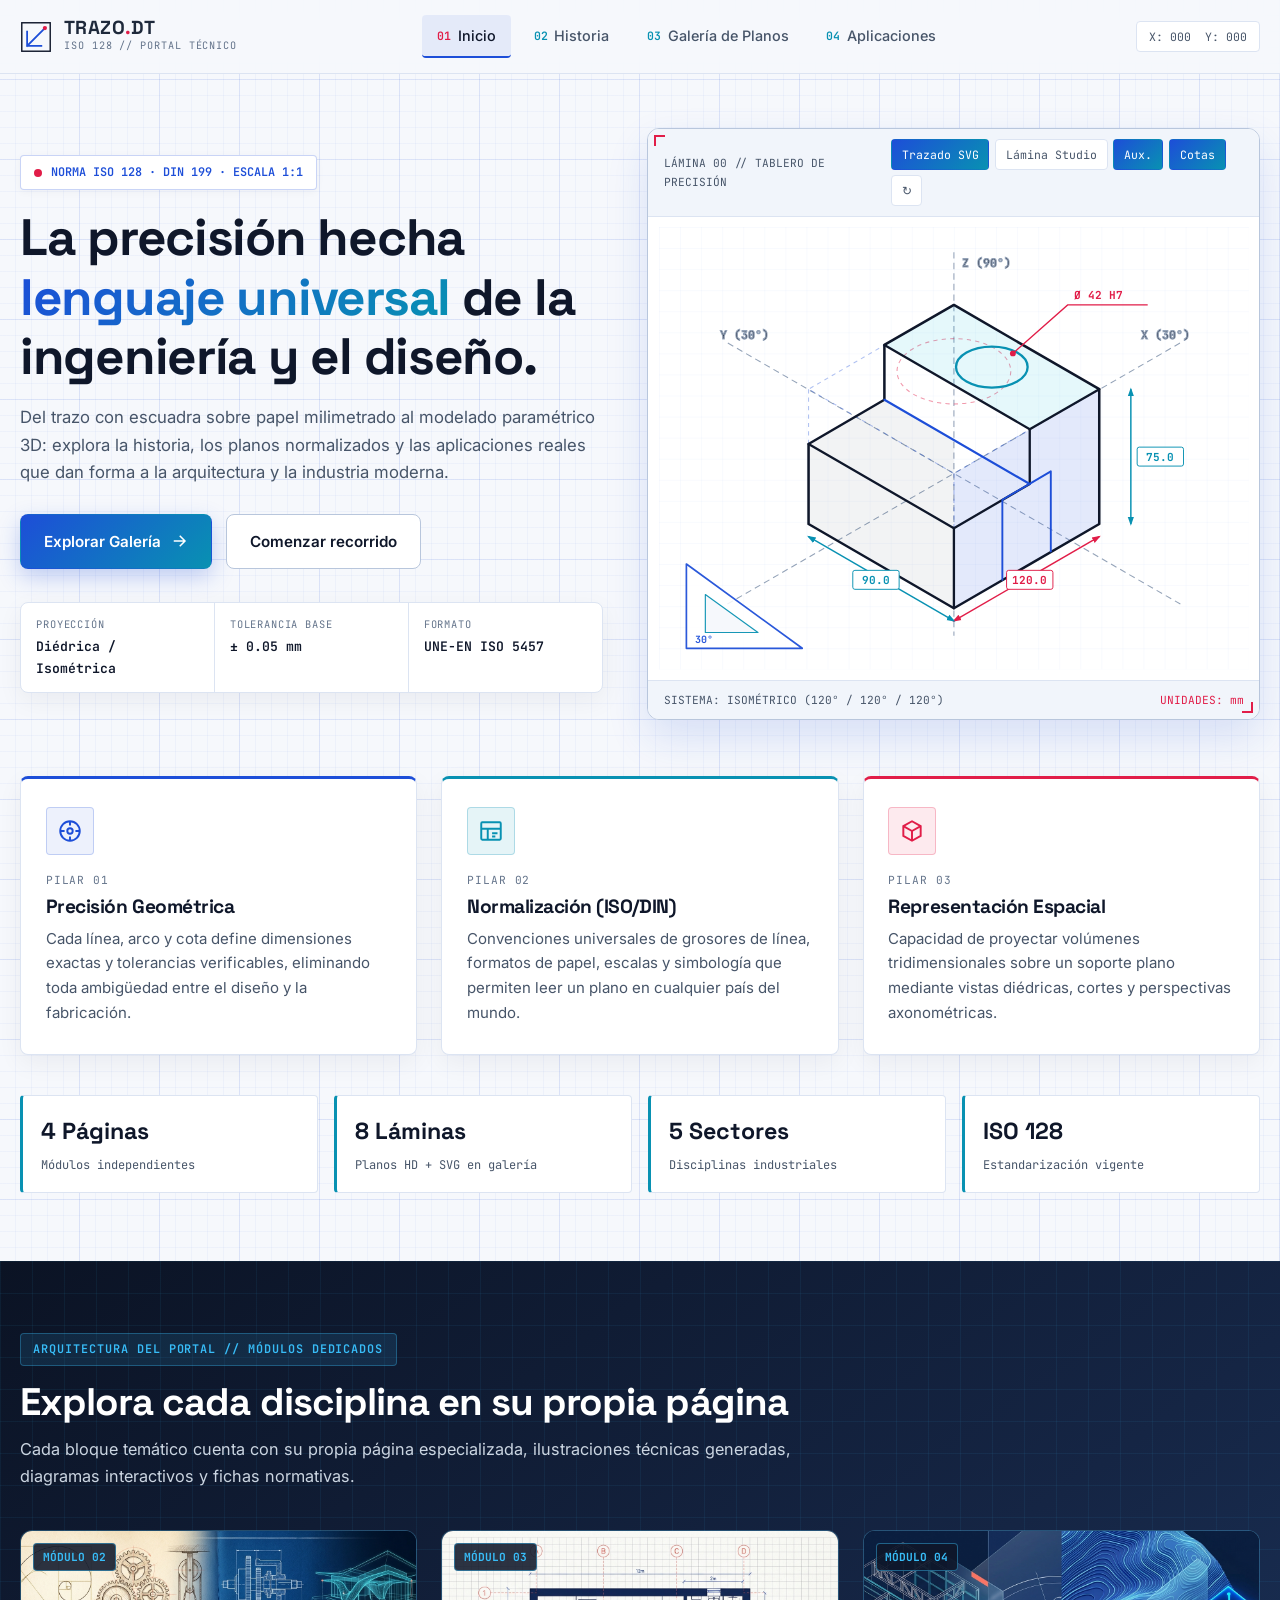
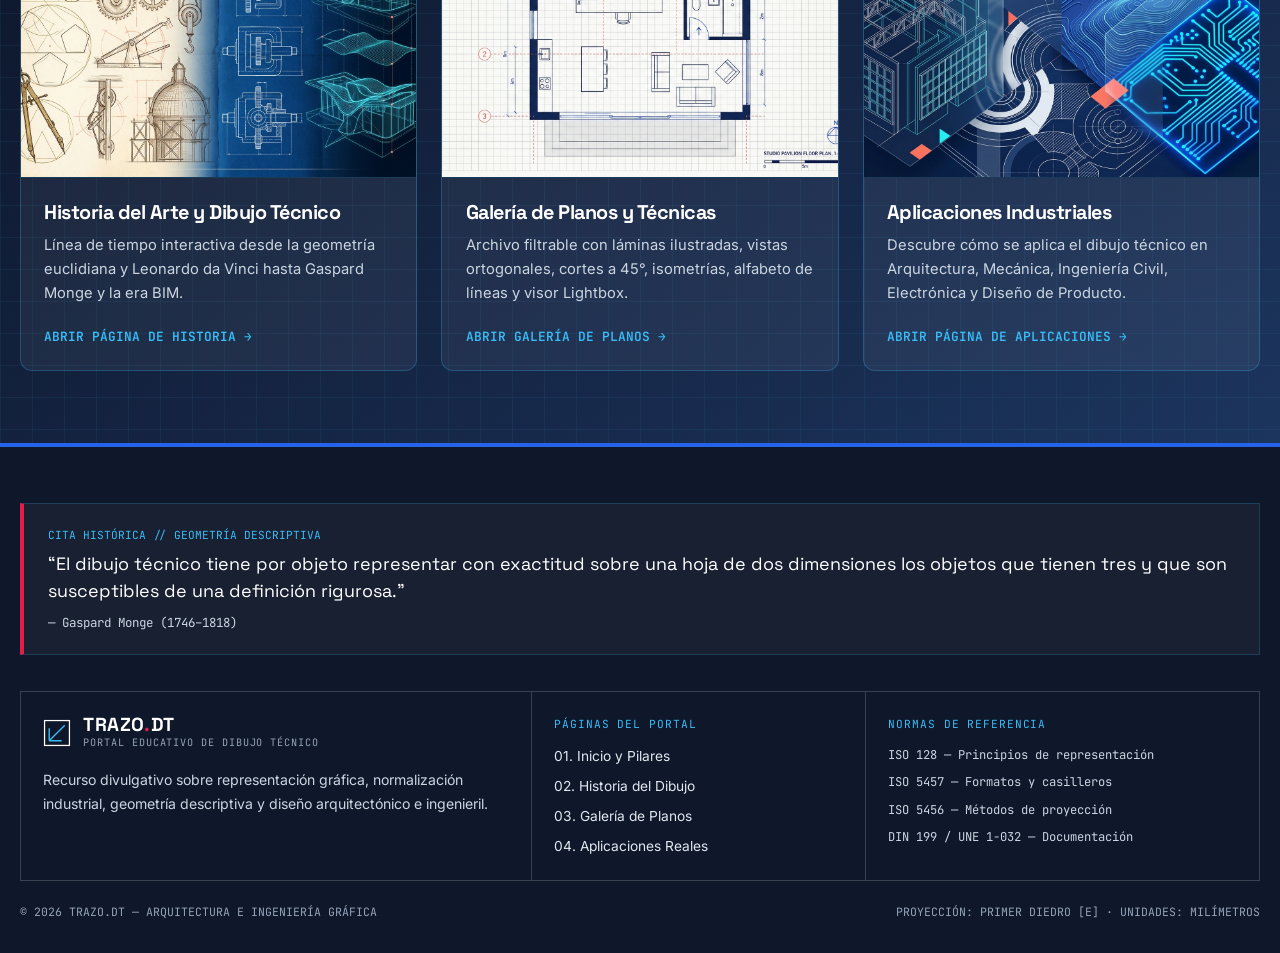
<file: index.html>
<!DOCTYPE html>
<html lang="es">
<head>
  <meta charset="UTF-8">
  <meta name="viewport" content="width=device-width, initial-scale=1.0">
  <meta name="description" content="TRAZO.DT — Portal educativo multipágina sobre Dibujo Técnico: precisión geométrica, historia, galería de planos y aplicaciones industriales.">
  <title>TRAZO.DT // Inicio — Dibujo Técnico e Ingeniería Gráfica</title>

  <link rel="preconnect" href="https://fonts.googleapis.com">
  <link rel="preconnect" href="https://fonts.gstatic.com" crossorigin>
  <link href="https://fonts.googleapis.com/css2?family=Inter:wght@400;500;600;700&family=JetBrains+Mono:wght@400;500;600;700&family=Space+Grotesk:wght@500;600;700&display=swap" rel="stylesheet">
  <link rel="stylesheet" href="css/estilos-principales.css">
</head>
<body>
  <a class="skip-link" href="#inicio">Saltar al contenido principal</a>

  <!-- BARRA DE NAVEGACIÓN FIJA -->
  <header class="navbar" id="navbar">
    <div class="container navbar__inner">
      <a href="index.html" class="brand" aria-label="Inicio — Trazo Dibujo Técnico">
        <span class="brand__mark" aria-hidden="true">
          <svg viewBox="0 0 36 36" width="32" height="32" fill="none">
            <rect x="2" y="2" width="32" height="32" stroke="currentColor" stroke-width="1.6"/>
            <path d="M8 28L28 8M8 28H24M8 28V12" stroke="#1D4ED8" stroke-width="2" stroke-linecap="square"/>
            <circle cx="28" cy="8" r="2.4" fill="#E11D48"/>
          </svg>
        </span>
        <span class="brand__text">
          <span class="brand__name">TRAZO<span class="brand__dot">.</span>DT</span>
          <span class="brand__meta font-mono">ISO 128 // PORTAL TÉCNICO</span>
        </span>
      </a>

      <nav class="nav-desktop" aria-label="Navegación principal">
        <ul class="nav-list">
          <li><a href="index.html" class="nav-link is-active"><span class="nav-num font-mono">01</span> Inicio</a></li>
          <li><a href="historia.html" class="nav-link"><span class="nav-num font-mono">02</span> Historia</a></li>
          <li><a href="galeria.html" class="nav-link"><span class="nav-num font-mono">03</span> Galería de Planos</a></li>
          <li><a href="aplicaciones.html" class="nav-link"><span class="nav-num font-mono">04</span> Aplicaciones</a></li>
        </ul>
      </nav>

      <div class="navbar__actions">
        <span class="coord-readout font-mono" id="coordReadout" aria-hidden="true">X: 000 &nbsp;Y: 000</span>
        <button class="hamburger" id="hamburgerBtn" type="button" aria-label="Abrir menú" aria-expanded="false" aria-controls="mobileMenu">
          <span class="hamburger__line"></span>
          <span class="hamburger__line"></span>
          <span class="hamburger__line"></span>
        </button>
      </div>
    </div>

    <div class="mobile-menu" id="mobileMenu" hidden>
      <nav aria-label="Navegación móvil">
        <ul class="mobile-menu__list">
          <li><a href="index.html" class="mobile-link is-active"><span class="font-mono">01 //</span> Inicio</a></li>
          <li><a href="historia.html" class="mobile-link"><span class="font-mono">02 //</span> Historia del Dibujo Técnico</a></li>
          <li><a href="galeria.html" class="mobile-link"><span class="font-mono">03 //</span> Galería de Planos</a></li>
          <li><a href="aplicaciones.html" class="mobile-link"><span class="font-mono">04 //</span> Aplicaciones Industriales</a></li>
        </ul>
      </nav>
    </div>
  </header>

  <main>
    <!-- HERO SECTION -->
    <section id="inicio" class="hero section">
      <div class="container">
        <div class="hero__grid">
          <div class="hero__content reveal">
            <div class="tech-badge font-mono">
              <span class="tech-badge__dot"></span>
              NORMA ISO 128 &middot; DIN 199 &middot; ESCALA 1:1
            </div>

            <h1 class="hero__title">
              La precisión hecha <span class="text-gradient">lenguaje universal</span> de la ingeniería y el diseño.
            </h1>

            <p class="hero__subtitle">
              Del trazo con escuadra sobre papel milimetrado al modelado paramétrico 3D: explora la historia, los planos normalizados y las aplicaciones reales que dan forma a la arquitectura y la industria moderna.
            </p>

            <div class="hero__cta">
              <a href="galeria.html" class="btn btn--primary">
                <span>Explorar Galería</span>
                <svg width="18" height="18" viewBox="0 0 24 24" fill="none" stroke="currentColor" stroke-width="2" aria-hidden="true">
                  <path d="M5 12h14M13 5l7 7-7 7"/>
                </svg>
              </a>
              <a href="historia.html" class="btn btn--secondary">
                <span>Comenzar recorrido</span>
              </a>
            </div>

            <dl class="hero__specs font-mono">
              <div class="spec-item">
                <dt>PROYECCIÓN</dt>
                <dd>Diédrica / Isométrica</dd>
              </div>
              <div class="spec-item">
                <dt>TOLERANCIA BASE</dt>
                <dd>&plusmn; 0.05 mm</dd>
              </div>
              <div class="spec-item">
                <dt>FORMATO</dt>
                <dd>UNE-EN ISO 5457</dd>
              </div>
            </dl>
          </div>

          <!-- Tablero Interactivo Dual -->
          <div class="hero__visual reveal" data-delay="120">
            <div class="drafting-board" id="draftingBoard">
              <div class="drafting-board__header font-mono">
                <span>LÁMINA 00 // TABLERO DE PRECISIÓN</span>
                <div class="drafting-controls">
                  <button type="button" class="mini-toggle is-active" id="modeSvgBtn" aria-pressed="true">Trazado SVG</button>
                  <button type="button" class="mini-toggle" id="modeImgBtn" aria-pressed="false">Lámina Studio</button>
                  <button type="button" class="mini-toggle is-active" id="toggleConstructionBtn" aria-pressed="true">Aux.</button>
                  <button type="button" class="mini-toggle is-active" id="toggleDimensionsBtn" aria-pressed="true">Cotas</button>
                  <button type="button" class="mini-toggle" id="replayDrawBtn" title="Volver a trazar dibujo">↻</button>
                </div>
              </div>

              <div class="drafting-board__canvas">
                <svg id="heroSvg" class="hero-svg" viewBox="0 0 560 420" role="img" aria-label="Dibujo técnico isométrico animado con ejes cartesianos, líneas de construcción y cotas">
                  <defs>
                    <pattern id="microGrid" width="20" height="20" patternUnits="userSpaceOnUse">
                      <path d="M 20 0 L 0 0 0 20" fill="none" stroke="#1D4ED8" stroke-opacity="0.08" stroke-width="0.7"/>
                    </pattern>
                    <marker id="arrowBlue" viewBox="0 0 10 10" refX="8" refY="5" markerWidth="6" markerHeight="6" orient="auto-start-reverse">
                      <path d="M 0 1.5 L 10 5 L 0 8.5 z" fill="#0891B2"/>
                    </marker>
                    <marker id="arrowCoral" viewBox="0 0 10 10" refX="8" refY="5" markerWidth="6" markerHeight="6" orient="auto-start-reverse">
                      <path d="M 0 1.5 L 10 5 L 0 8.5 z" fill="#E11D48"/>
                    </marker>
                  </defs>

                  <rect width="560" height="420" fill="url(#microGrid)"/>

                  <g class="svg-axes" stroke="#94A3B8" stroke-width="1">
                    <line x1="280" y1="24" x2="280" y2="388" stroke-dasharray="6 4"/>
                    <line x1="65" y1="358" x2="495" y2="110" stroke-dasharray="6 4"/>
                    <line x1="495" y1="358" x2="65" y2="110" stroke-dasharray="6 4"/>
                    <text x="288" y="38" class="svg-label" fill="#0F172A">Z (90°)</text>
                    <text x="458" y="106" class="svg-label" fill="#0F172A">X (30°)</text>
                    <text x="58" y="106" class="svg-label" fill="#0F172A">Y (30°)</text>
                  </g>

                  <g id="constructionGroup" class="svg-construction" stroke="#1D4ED8" stroke-opacity="0.35" stroke-width="1" stroke-dasharray="4 4" fill="none">
                    <polygon points="280,74 418,154 280,234 142,154"/>
                    <line x1="142" y1="154" x2="142" y2="282"/>
                    <line x1="418" y1="154" x2="418" y2="282"/>
                    <line x1="280" y1="234" x2="280" y2="362"/>
                    <polyline points="142,282 280,362 418,282"/>
                    <ellipse cx="280" cy="137" rx="54" ry="31" stroke="#E11D48" stroke-opacity="0.45"/>
                  </g>

                  <g id="solidGroup" class="svg-solid" fill="none" stroke-linecap="round" stroke-linejoin="round">
                    <polygon points="280,74 418,154 352,192 214,112" fill="#06B6D4" fill-opacity="0.1"/>
                    <polygon points="142,206 214,164 280,202 280,362 142,282" fill="#0F172A" fill-opacity="0.05"/>
                    <polygon points="280,234 418,154 418,282 280,362" fill="#1D4ED8" fill-opacity="0.12"/>

                    <path class="draw-line" d="M 142 282 L 142 206 L 214 164 L 214 112 L 280 74 L 418 154 L 418 282 L 280 362 Z" stroke="#0F172A" stroke-width="2.4"/>
                    <path class="draw-line draw-line--d2" d="M 214 112 L 352 192 L 418 154" stroke="#0F172A" stroke-width="2.2"/>
                    <path class="draw-line draw-line--d2" d="M 142 206 L 280 286 L 280 362" stroke="#0F172A" stroke-width="2.2"/>
                    <path class="draw-line draw-line--d3" d="M 280 286 L 352 244 L 352 192" stroke="#0F172A" stroke-width="2.2"/>
                    <path class="draw-line draw-line--d3" d="M 214 164 L 352 244" stroke="#1D4ED8" stroke-width="2"/>
                    <ellipse class="draw-line draw-line--d4" cx="316" cy="133" rx="34" ry="19.5" stroke="#0891B2" stroke-width="2.2"/>
                    <path class="draw-line draw-line--d4" d="M 326 335 L 326 259 L 372 232 L 372 308" stroke="#1D4ED8" stroke-width="1.8"/>

                    <g transform="translate(26, 295)" opacity="0.94">
                      <polygon points="0,105 110,105 0,25" fill="#FFFFFF" fill-opacity="0.9" stroke="#1D4ED8" stroke-width="1.6"/>
                      <polygon points="18,90 68,90 18,54" fill="#F6F8FC" stroke="#0891B2" stroke-width="1.1"/>
                      <text x="8" y="100" class="svg-label-sm" fill="#1D4ED8">30°</text>
                    </g>
                  </g>

                  <g id="dimensionsGroup" class="svg-dimensions">
                    <line x1="280" y1="374" x2="418" y2="294" stroke="#E11D48" stroke-width="1.4" marker-start="url(#arrowCoral)" marker-end="url(#arrowCoral)"/>
                    <rect x="330" y="326" width="44" height="18" rx="2" fill="#FFFFFF" stroke="#E11D48" stroke-width="0.9"/>
                    <text x="352" y="339" text-anchor="middle" class="svg-dim" fill="#E11D48">120.0</text>

                    <line x1="142" y1="294" x2="280" y2="374" stroke="#0891B2" stroke-width="1.4" marker-start="url(#arrowBlue)" marker-end="url(#arrowBlue)"/>
                    <rect x="184" y="326" width="44" height="18" rx="2" fill="#FFFFFF" stroke="#0891B2" stroke-width="0.9"/>
                    <text x="206" y="339" text-anchor="middle" class="svg-dim" fill="#0891B2">90.0</text>

                    <line x1="448" y1="154" x2="448" y2="282" stroke="#0891B2" stroke-width="1.4" marker-start="url(#arrowBlue)" marker-end="url(#arrowBlue)"/>
                    <rect x="454" y="209" width="44" height="18" rx="2" fill="#FFFFFF" stroke="#0891B2" stroke-width="0.9"/>
                    <text x="476" y="222" text-anchor="middle" class="svg-dim" fill="#0891B2">75.0</text>

                    <polyline points="336,120 388,74 464,74" fill="none" stroke="#E11D48" stroke-width="1.3"/>
                    <circle cx="336" cy="120" r="2.8" fill="#E11D48"/>
                    <text x="394" y="68" class="svg-dim" fill="#E11D48">Ø 42 H7</text>
                  </g>
                </svg>

                <div class="hero-artwork-wrap" id="heroArtworkWrap" hidden>
                  <img src="assets/imagenes/portada-tablero-isometrico.jpg" alt="Ilustración de estudio técnico isométrico con instrumentos de precisión y planos blueprint">
                </div>
              </div>

              <div class="drafting-board__footer font-mono">
                <span>SISTEMA: ISOMÉTRICO (120° / 120° / 120°)</span>
                <span class="text-coral">UNIDADES: mm</span>
              </div>
            </div>
          </div>
        </div>

        <!-- Resumen Ejecutivo: 3 Pilares -->
        <div class="pillars" aria-label="Pilares fundamentales del dibujo técnico">
          <article class="pillar-card reveal">
            <span class="pillar-card__cota font-mono" aria-hidden="true">TOL &plusmn;0.01</span>
            <div class="pillar-card__icon" aria-hidden="true">
              <svg width="26" height="26" viewBox="0 0 24 24" fill="none" stroke="currentColor" stroke-width="1.8">
                <circle cx="12" cy="12" r="9"/>
                <path d="M12 3v4M12 17v4M3 12h4M17 12h4"/>
                <circle cx="12" cy="12" r="2.5"/>
              </svg>
            </div>
            <span class="pillar-card__code font-mono">PILAR 01</span>
            <h3>Precisión Geométrica</h3>
            <p>Cada línea, arco y cota define dimensiones exactas y tolerancias verificables, eliminando toda ambigüedad entre el diseño y la fabricación.</p>
          </article>

          <article class="pillar-card reveal" data-delay="80">
            <span class="pillar-card__cota font-mono" aria-hidden="true">ISO / DIN / UNE</span>
            <div class="pillar-card__icon" aria-hidden="true">
              <svg width="26" height="26" viewBox="0 0 24 24" fill="none" stroke="currentColor" stroke-width="1.8">
                <rect x="3" y="4" width="18" height="16" rx="1"/>
                <path d="M3 10h18M9 10v10M13 14h5M13 17h3"/>
              </svg>
            </div>
            <span class="pillar-card__code font-mono">PILAR 02</span>
            <h3>Normalización (ISO/DIN)</h3>
            <p>Convenciones universales de grosores de línea, formatos de papel, escalas y simbología que permiten leer un plano en cualquier país del mundo.</p>
          </article>

          <article class="pillar-card reveal" data-delay="160">
            <span class="pillar-card__cota font-mono" aria-hidden="true">3D &rarr; 2D</span>
            <div class="pillar-card__icon" aria-hidden="true">
              <svg width="26" height="26" viewBox="0 0 24 24" fill="none" stroke="currentColor" stroke-width="1.8">
                <path d="M12 3l8 4.5v9L12 21l-8-4.5v-9L12 3z"/>
                <path d="M12 12l8-4.5M12 12v9M12 12L4 7.5"/>
              </svg>
            </div>
            <span class="pillar-card__code font-mono">PILAR 03</span>
            <h3>Representación Espacial</h3>
            <p>Capacidad de proyectar volúmenes tridimensionales sobre un soporte plano mediante vistas diédricas, cortes y perspectivas axonométricas.</p>
          </article>
        </div>

        <!-- Banda métrica de referencia -->
        <div class="metrics-strip reveal" aria-label="Resumen técnico del portal">
          <div class="metric-box">
            <span class="metric-box__val">4 Páginas</span>
            <span class="metric-box__label font-mono">Módulos independientes</span>
          </div>
          <div class="metric-box">
            <span class="metric-box__val">8 Láminas</span>
            <span class="metric-box__label font-mono">Planos HD + SVG en galería</span>
          </div>
          <div class="metric-box">
            <span class="metric-box__val">5 Sectores</span>
            <span class="metric-box__label font-mono">Disciplinas industriales</span>
          </div>
          <div class="metric-box">
            <span class="metric-box__val">ISO 128</span>
            <span class="metric-box__label font-mono">Estandarización vigente</span>
          </div>
        </div>
      </div>
    </section>

    <!-- SECCIÓN BLUEPRINT: ACCESO A CADA PÁGINA -->
    <section class="section section--blueprint">
      <div class="container">
        <header class="section-header reveal">
          <div class="section-header__tag font-mono">ARQUITECTURA DEL PORTAL // MÓDULOS DEDICADOS</div>
          <h2 class="section-header__title">Explora cada disciplina en su propia página</h2>
          <p class="section-header__desc">
            Cada bloque temático cuenta con su propia página especializada, ilustraciones técnicas generadas, diagramas interactivos y fichas normativas.
          </p>
        </header>

        <div class="module-cards">
          <a href="historia.html" class="module-card reveal">
            <div class="module-card__img">
              <img src="assets/imagenes/historia-evolucion-dibujo.jpg" alt="Evolución histórica del dibujo técnico desde la antigüedad hasta el CAD 3D">
              <span class="module-card__num font-mono">MÓDULO 02</span>
            </div>
            <div class="module-card__body">
              <h3>Historia del Arte y Dibujo Técnico</h3>
              <p>Línea de tiempo interactiva desde la geometría euclidiana y Leonardo da Vinci hasta Gaspard Monge y la era BIM.</p>
              <span class="module-card__link">ABRIR PÁGINA DE HISTORIA &rarr;</span>
            </div>
          </a>

          <a href="galeria.html" class="module-card reveal" data-delay="90">
            <div class="module-card__img">
              <img src="assets/imagenes/plano-arquitectura-planta-estudio.jpg" alt="Plano arquitectónico de planta con ejes y mobiliario">
              <span class="module-card__num font-mono">MÓDULO 03</span>
            </div>
            <div class="module-card__body">
              <h3>Galería de Planos y Técnicas</h3>
              <p>Archivo filtrable con láminas ilustradas, vistas ortogonales, cortes a 45°, isometrías, alfabeto de líneas y visor Lightbox.</p>
              <span class="module-card__link">ABRIR GALERÍA DE PLANOS &rarr;</span>
            </div>
          </a>

          <a href="aplicaciones.html" class="module-card reveal" data-delay="180">
            <div class="module-card__img">
              <img src="assets/imagenes/aplicaciones-ingenieria-multidisciplinar.jpg" alt="Aplicaciones multidisciplinares en BIM, mecánica, topografía y electrónica">
              <span class="module-card__num font-mono">MÓDULO 04</span>
            </div>
            <div class="module-card__body">
              <h3>Aplicaciones Industriales</h3>
              <p>Descubre cómo se aplica el dibujo técnico en Arquitectura, Mecánica, Ingeniería Civil, Electrónica y Diseño de Producto.</p>
              <span class="module-card__link">ABRIR PÁGINA DE APLICACIONES &rarr;</span>
            </div>
          </a>
        </div>
      </div>
    </section>
  </main>

  <footer class="footer">
    <div class="container">
      <div class="footer__quote-bar">
        <span class="footer__quote-tag font-mono">CITA HISTÓRICA // GEOMETRÍA DESCRIPTIVA</span>
        <blockquote class="footer__quote">
          “El dibujo técnico tiene por objeto representar con exactitud sobre una hoja de dos dimensiones los objetos que tienen tres y que son susceptibles de una definición rigurosa.”
          <cite>— Gaspard Monge (1746–1818)</cite>
        </blockquote>
      </div>

      <div class="footer__titleblock">
        <div class="tb-cell">
          <div class="brand brand--footer">
            <span class="brand__mark" aria-hidden="true">
              <svg viewBox="0 0 36 36" width="28" height="28" fill="none">
                <rect x="2" y="2" width="32" height="32" stroke="currentColor" stroke-width="1.6"/>
                <path d="M8 28L28 8M8 28H24M8 28V12" stroke="#38BDF8" stroke-width="1.8"/>
              </svg>
            </span>
            <span class="brand__text">
              <span class="brand__name">TRAZO<span class="brand__dot">.</span>DT</span>
              <span class="brand__meta font-mono">PORTAL EDUCATIVO DE DIBUJO TÉCNICO</span>
            </span>
          </div>
          <p class="footer__desc">Recurso divulgativo sobre representación gráfica, normalización industrial, geometría descriptiva y diseño arquitectónico e ingenieril.</p>
        </div>

        <div class="tb-cell">
          <span class="tb-label font-mono">PÁGINAS DEL PORTAL</span>
          <ul class="footer__links">
            <li><a href="index.html">01. Inicio y Pilares</a></li>
            <li><a href="historia.html">02. Historia del Dibujo</a></li>
            <li><a href="galeria.html">03. Galería de Planos</a></li>
            <li><a href="aplicaciones.html">04. Aplicaciones Reales</a></li>
          </ul>
        </div>

        <div class="tb-cell">
          <span class="tb-label font-mono">NORMAS DE REFERENCIA</span>
          <ul class="footer__specs font-mono">
            <li>ISO 128 — Principios de representación</li>
            <li>ISO 5457 — Formatos y casilleros</li>
            <li>ISO 5456 — Métodos de proyección</li>
            <li>DIN 199 / UNE 1-032 — Documentación</li>
          </ul>
        </div>
      </div>

      <div class="footer__bottom font-mono">
        <span>&copy; 2026 TRAZO.DT &mdash; ARQUITECTURA E INGENIERÍA GRÁFICA</span>
        <span>PROYECCIÓN: PRIMER DIEDRO [E] &middot; UNIDADES: MILÍMETROS</span>
      </div>
    </div>
  </footer>

  <script src="js/aplicacion.js"></script>
</body>
</html>
</file>
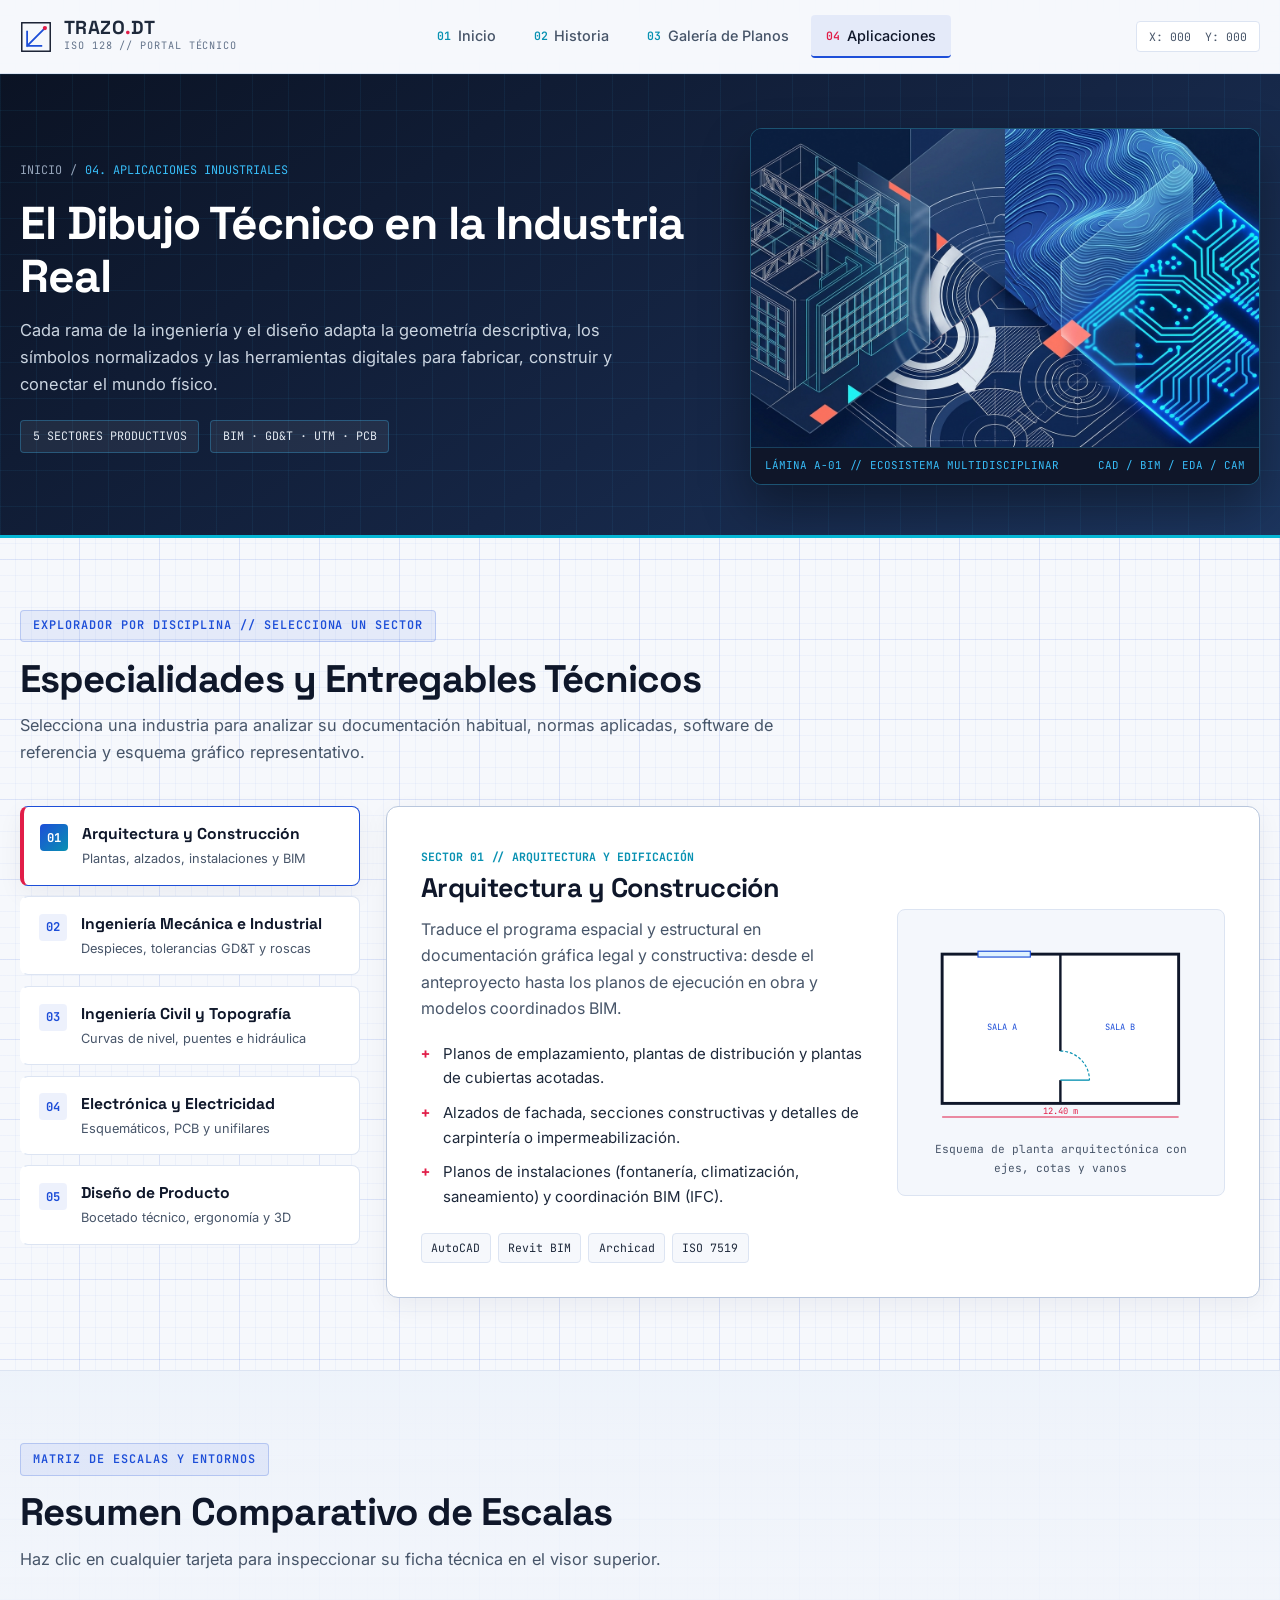
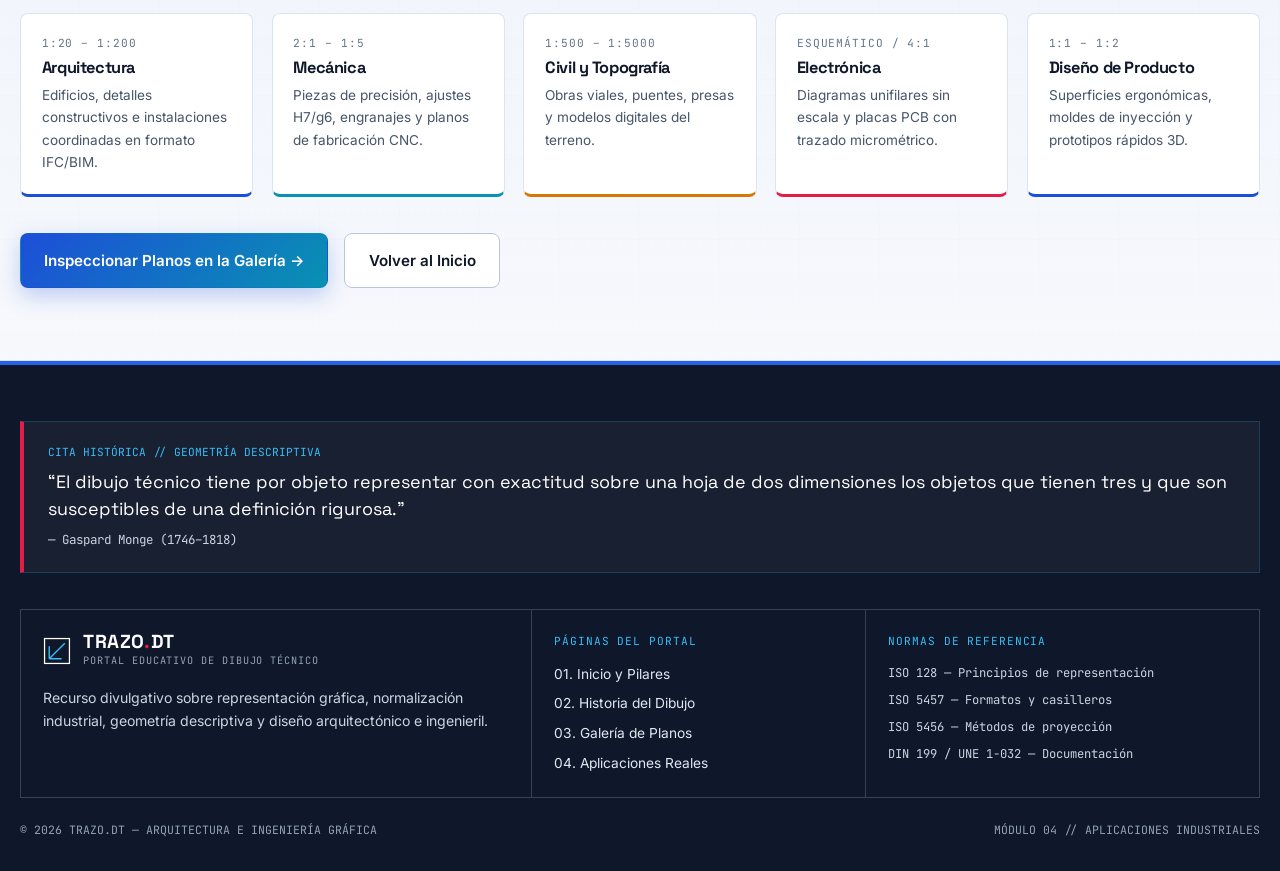
<file: aplicaciones.html>
<!DOCTYPE html>
<html lang="es">
<head>
  <meta charset="UTF-8">
  <meta name="viewport" content="width=device-width, initial-scale=1.0">
  <meta name="description" content="Aplicaciones reales del Dibujo Técnico: Arquitectura y BIM, Ingeniería Mecánica, Ingeniería Civil y Topografía, Electrónica y Diseño de Producto.">
  <title>Aplicaciones Industriales // TRAZO.DT</title>

  <link rel="preconnect" href="https://fonts.googleapis.com">
  <link rel="preconnect" href="https://fonts.gstatic.com" crossorigin>
  <link href="https://fonts.googleapis.com/css2?family=Inter:wght@400;500;600;700&family=JetBrains+Mono:wght@400;500;600;700&family=Space+Grotesk:wght@500;600;700&display=swap" rel="stylesheet">
  <link rel="stylesheet" href="css/estilos-principales.css">
</head>
<body>
  <a class="skip-link" href="#contenido-aplicaciones">Saltar al contenido principal</a>

  <!-- BARRA DE NAVEGACIÓN FIJA -->
  <header class="navbar" id="navbar">
    <div class="container navbar__inner">
      <a href="index.html" class="brand" aria-label="Inicio — Trazo Dibujo Técnico">
        <span class="brand__mark" aria-hidden="true">
          <svg viewBox="0 0 36 36" width="32" height="32" fill="none">
            <rect x="2" y="2" width="32" height="32" stroke="currentColor" stroke-width="1.6"/>
            <path d="M8 28L28 8M8 28H24M8 28V12" stroke="#1D4ED8" stroke-width="2" stroke-linecap="square"/>
            <circle cx="28" cy="8" r="2.4" fill="#E11D48"/>
          </svg>
        </span>
        <span class="brand__text">
          <span class="brand__name">TRAZO<span class="brand__dot">.</span>DT</span>
          <span class="brand__meta font-mono">ISO 128 // PORTAL TÉCNICO</span>
        </span>
      </a>

      <nav class="nav-desktop" aria-label="Navegación principal">
        <ul class="nav-list">
          <li><a href="index.html" class="nav-link"><span class="nav-num font-mono">01</span> Inicio</a></li>
          <li><a href="historia.html" class="nav-link"><span class="nav-num font-mono">02</span> Historia</a></li>
          <li><a href="galeria.html" class="nav-link"><span class="nav-num font-mono">03</span> Galería de Planos</a></li>
          <li><a href="aplicaciones.html" class="nav-link is-active"><span class="nav-num font-mono">04</span> Aplicaciones</a></li>
        </ul>
      </nav>

      <div class="navbar__actions">
        <span class="coord-readout font-mono" id="coordReadout" aria-hidden="true">X: 000 &nbsp;Y: 000</span>
        <button class="hamburger" id="hamburgerBtn" type="button" aria-label="Abrir menú" aria-expanded="false" aria-controls="mobileMenu">
          <span class="hamburger__line"></span>
          <span class="hamburger__line"></span>
          <span class="hamburger__line"></span>
        </button>
      </div>
    </div>

    <div class="mobile-menu" id="mobileMenu" hidden>
      <nav aria-label="Navegación móvil">
        <ul class="mobile-menu__list">
          <li><a href="index.html" class="mobile-link"><span class="font-mono">01 //</span> Inicio</a></li>
          <li><a href="historia.html" class="mobile-link"><span class="font-mono">02 //</span> Historia del Dibujo Técnico</a></li>
          <li><a href="galeria.html" class="mobile-link"><span class="font-mono">03 //</span> Galería de Planos</a></li>
          <li><a href="aplicaciones.html" class="mobile-link is-active"><span class="font-mono">04 //</span> Aplicaciones Industriales</a></li>
        </ul>
      </nav>
    </div>
  </header>

  <main id="contenido-aplicaciones">
    <!-- BANNER DE PÁGINA CON IMAGEN MULTIMEDIA -->
    <section class="page-banner">
      <div class="container page-banner__grid">
        <div>
          <nav class="breadcrumb font-mono" aria-label="Ruta de navegación">
            <a href="index.html">INICIO</a>
            <span>/</span>
            <span class="breadcrumb__current">04. APLICACIONES INDUSTRIALES</span>
          </nav>
          <h1 class="page-banner__title">El Dibujo Técnico en la Industria Real</h1>
          <p class="page-banner__desc">
            Cada rama de la ingeniería y el diseño adapta la geometría descriptiva, los símbolos normalizados y las herramientas digitales para fabricar, construir y conectar el mundo físico.
          </p>
          <div class="page-banner__stats font-mono">
            <span class="banner-chip">5 SECTORES PRODUCTIVOS</span>
            <span class="banner-chip">BIM &middot; GD&amp;T &middot; UTM &middot; PCB</span>
          </div>
        </div>

        <figure class="banner-media">
          <img src="assets/imagenes/aplicaciones-ingenieria-multidisciplinar.jpg" alt="Composición multidisciplinar de dibujo técnico: BIM 3D, engranaje CNC, topografía y circuito PCB">
          <figcaption class="banner-media__caption font-mono">
            <span>LÁMINA A-01 // ECOSISTEMA MULTIDISCIPLINAR</span>
            <span>CAD / BIM / EDA / CAM</span>
          </figcaption>
        </figure>
      </div>
    </section>

    <!-- PESTAÑAS INTERACTIVAS DE LOS 5 SECTORES -->
    <section class="section">
      <div class="container">
        <header class="section-header reveal">
          <div class="section-header__tag font-mono">EXPLORADOR POR DISCIPLINA // SELECCIONA UN SECTOR</div>
          <h2 class="section-header__title">Especialidades y Entregables Técnicos</h2>
          <p class="section-header__desc">
            Selecciona una industria para analizar su documentación habitual, normas aplicadas, software de referencia y esquema gráfico representativo.
          </p>
        </header>

        <div class="apps-layout reveal">
          <div class="apps-tabs" role="tablist" aria-label="Disciplinas del dibujo técnico" id="appsTabs">
            <button type="button" class="app-tab is-active" role="tab" aria-selected="true" data-app="arquitectura">
              <span class="app-tab__code font-mono">01</span>
              <span class="app-tab__info">
                <strong>Arquitectura y Construcción</strong>
                <small>Plantas, alzados, instalaciones y BIM</small>
              </span>
            </button>
            <button type="button" class="app-tab" role="tab" aria-selected="false" data-app="mecanica">
              <span class="app-tab__code font-mono">02</span>
              <span class="app-tab__info">
                <strong>Ingeniería Mecánica e Industrial</strong>
                <small>Despieces, tolerancias GD&amp;T y roscas</small>
              </span>
            </button>
            <button type="button" class="app-tab" role="tab" aria-selected="false" data-app="civil">
              <span class="app-tab__code font-mono">03</span>
              <span class="app-tab__info">
                <strong>Ingeniería Civil y Topografía</strong>
                <small>Curvas de nivel, puentes e hidráulica</small>
              </span>
            </button>
            <button type="button" class="app-tab" role="tab" aria-selected="false" data-app="electronica">
              <span class="app-tab__code font-mono">04</span>
              <span class="app-tab__info">
                <strong>Electrónica y Electricidad</strong>
                <small>Esquemáticos, PCB y unifilares</small>
              </span>
            </button>
            <button type="button" class="app-tab" role="tab" aria-selected="false" data-app="producto">
              <span class="app-tab__code font-mono">05</span>
              <span class="app-tab__info">
                <strong>Diseño de Producto</strong>
                <small>Bocetado técnico, ergonomía y 3D</small>
              </span>
            </button>
          </div>

          <div class="app-panel" id="appPanel" role="tabpanel" aria-live="polite"></div>
        </div>
      </div>
    </section>

    <!-- PANORAMA COMPARATIVO DE LOS 5 SECTORES -->
    <section class="section section--tinted">
      <div class="container">
        <header class="section-header reveal">
          <div class="section-header__tag font-mono">MATRIZ DE ESCALAS Y ENTORNOS</div>
          <h2 class="section-header__title">Resumen Comparativo de Escalas</h2>
          <p class="section-header__desc">Haz clic en cualquier tarjeta para inspeccionar su ficha técnica en el visor superior.</p>
        </header>

        <div class="sectors-overview">
          <article class="sector-mini reveal" data-app="arquitectura">
            <span class="pillar-card__code font-mono">1:20 – 1:200</span>
            <h4>Arquitectura</h4>
            <p>Edificios, detalles constructivos e instalaciones coordinadas en formato IFC/BIM.</p>
          </article>
          <article class="sector-mini reveal" data-delay="60" data-app="mecanica">
            <span class="pillar-card__code font-mono">2:1 – 1:5</span>
            <h4>Mecánica</h4>
            <p>Piezas de precisión, ajustes H7/g6, engranajes y planos de fabricación CNC.</p>
          </article>
          <article class="sector-mini reveal" data-delay="120" data-app="civil">
            <span class="pillar-card__code font-mono">1:500 – 1:5000</span>
            <h4>Civil y Topografía</h4>
            <p>Obras viales, puentes, presas y modelos digitales del terreno.</p>
          </article>
          <article class="sector-mini reveal" data-delay="180" data-app="electronica">
            <span class="pillar-card__code font-mono">ESQUEMÁTICO / 4:1</span>
            <h4>Electrónica</h4>
            <p>Diagramas unifilares sin escala y placas PCB con trazado micrométrico.</p>
          </article>
          <article class="sector-mini reveal" data-delay="240" data-app="producto">
            <span class="pillar-card__code font-mono">1:1 – 1:2</span>
            <h4>Diseño de Producto</h4>
            <p>Superficies ergonómicas, moldes de inyección y prototipos rápidos 3D.</p>
          </article>
        </div>

        <div class="section-actions">
          <a href="galeria.html" class="btn btn--primary">Inspeccionar Planos en la Galería &rarr;</a>
          <a href="index.html" class="btn btn--secondary">Volver al Inicio</a>
        </div>
      </div>
    </section>
  </main>

  <footer class="footer">
    <div class="container">
      <div class="footer__quote-bar">
        <span class="footer__quote-tag font-mono">CITA HISTÓRICA // GEOMETRÍA DESCRIPTIVA</span>
        <blockquote class="footer__quote">
          “El dibujo técnico tiene por objeto representar con exactitud sobre una hoja de dos dimensiones los objetos que tienen tres y que son susceptibles de una definición rigurosa.”
          <cite>— Gaspard Monge (1746–1818)</cite>
        </blockquote>
      </div>

      <div class="footer__titleblock">
        <div class="tb-cell">
          <div class="brand brand--footer">
            <span class="brand__mark" aria-hidden="true">
              <svg viewBox="0 0 36 36" width="28" height="28" fill="none">
                <rect x="2" y="2" width="32" height="32" stroke="currentColor" stroke-width="1.6"/>
                <path d="M8 28L28 8M8 28H24M8 28V12" stroke="#38BDF8" stroke-width="1.8"/>
              </svg>
            </span>
            <span class="brand__text">
              <span class="brand__name">TRAZO<span class="brand__dot">.</span>DT</span>
              <span class="brand__meta font-mono">PORTAL EDUCATIVO DE DIBUJO TÉCNICO</span>
            </span>
          </div>
          <p class="footer__desc">Recurso divulgativo sobre representación gráfica, normalización industrial, geometría descriptiva y diseño arquitectónico e ingenieril.</p>
        </div>

        <div class="tb-cell">
          <span class="tb-label font-mono">PÁGINAS DEL PORTAL</span>
          <ul class="footer__links">
            <li><a href="index.html">01. Inicio y Pilares</a></li>
            <li><a href="historia.html">02. Historia del Dibujo</a></li>
            <li><a href="galeria.html">03. Galería de Planos</a></li>
            <li><a href="aplicaciones.html">04. Aplicaciones Reales</a></li>
          </ul>
        </div>

        <div class="tb-cell">
          <span class="tb-label font-mono">NORMAS DE REFERENCIA</span>
          <ul class="footer__specs font-mono">
            <li>ISO 128 — Principios de representación</li>
            <li>ISO 5457 — Formatos y casilleros</li>
            <li>ISO 5456 — Métodos de proyección</li>
            <li>DIN 199 / UNE 1-032 — Documentación</li>
          </ul>
        </div>
      </div>

      <div class="footer__bottom font-mono">
        <span>&copy; 2026 TRAZO.DT &mdash; ARQUITECTURA E INGENIERÍA GRÁFICA</span>
        <span>MÓDULO 04 // APLICACIONES INDUSTRIALES</span>
      </div>
    </div>
  </footer>

  <script src="js/aplicacion.js"></script>
</body>
</html>
</file>
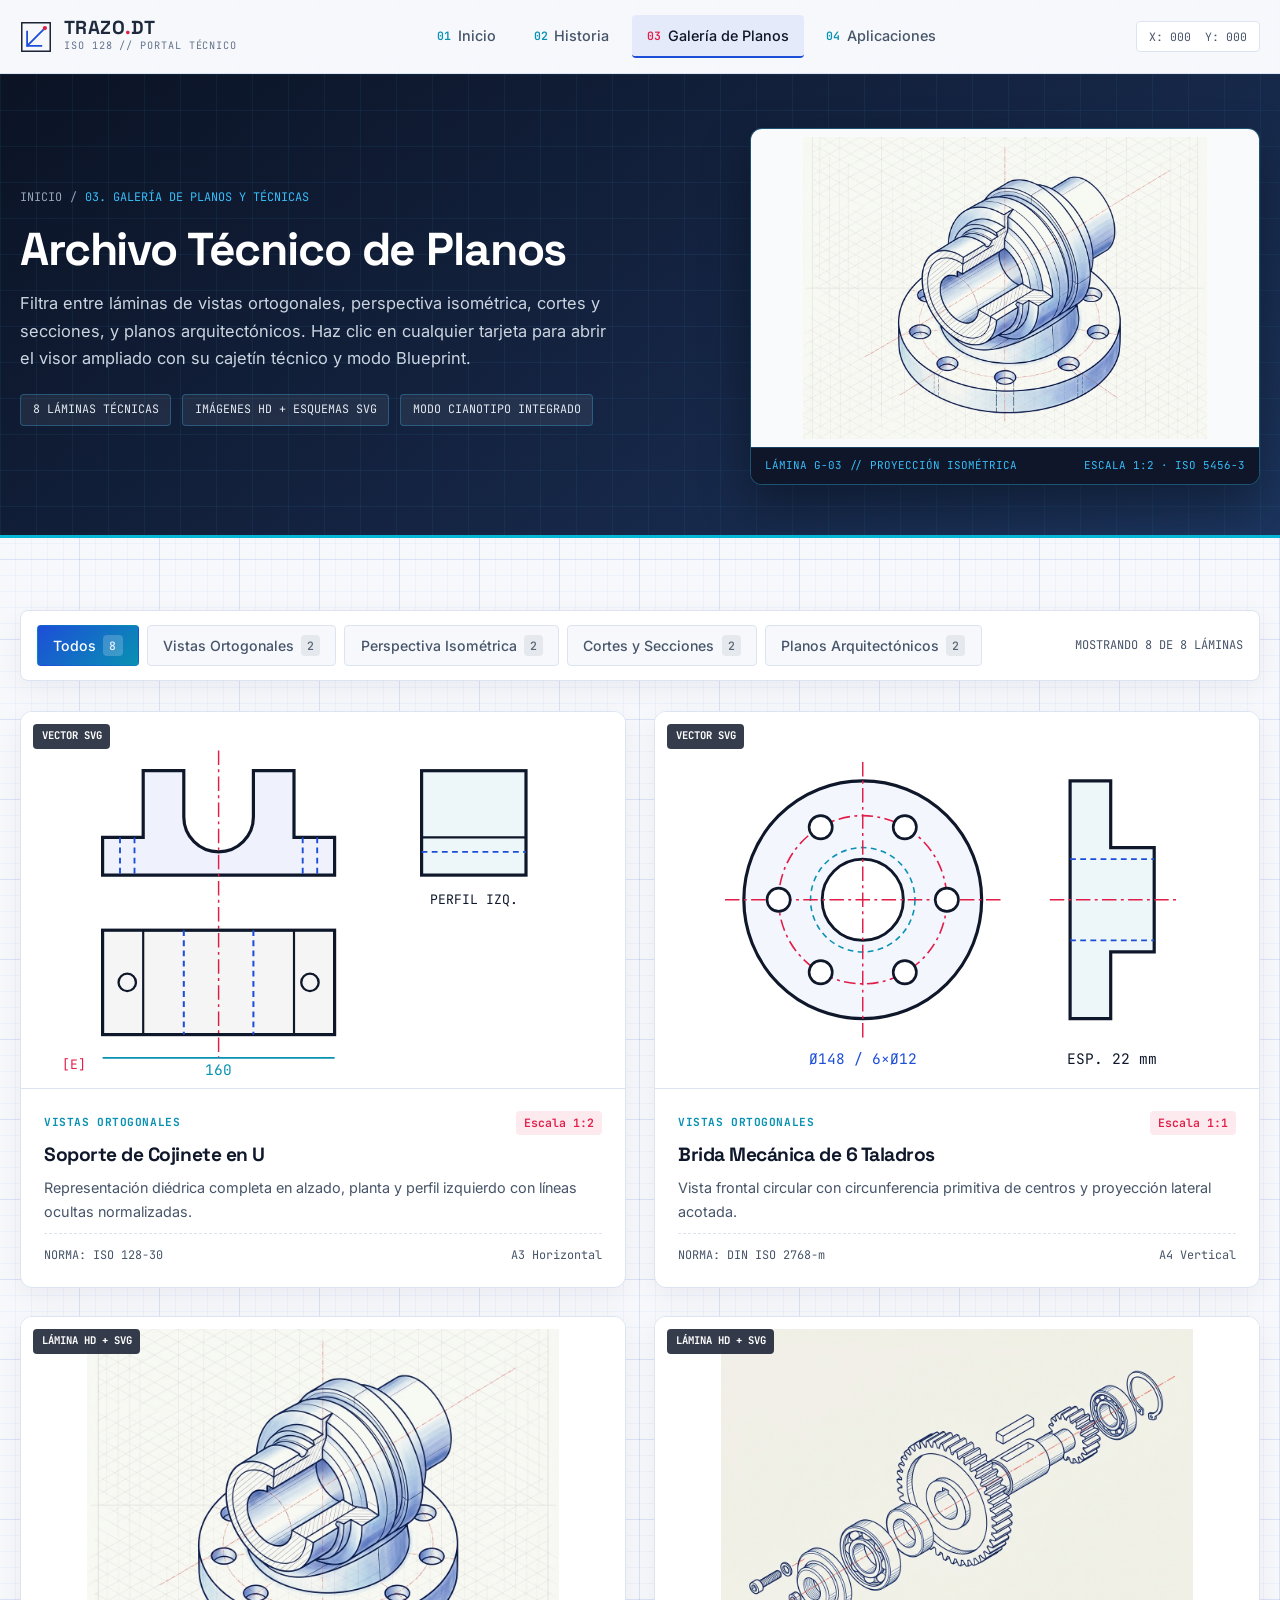
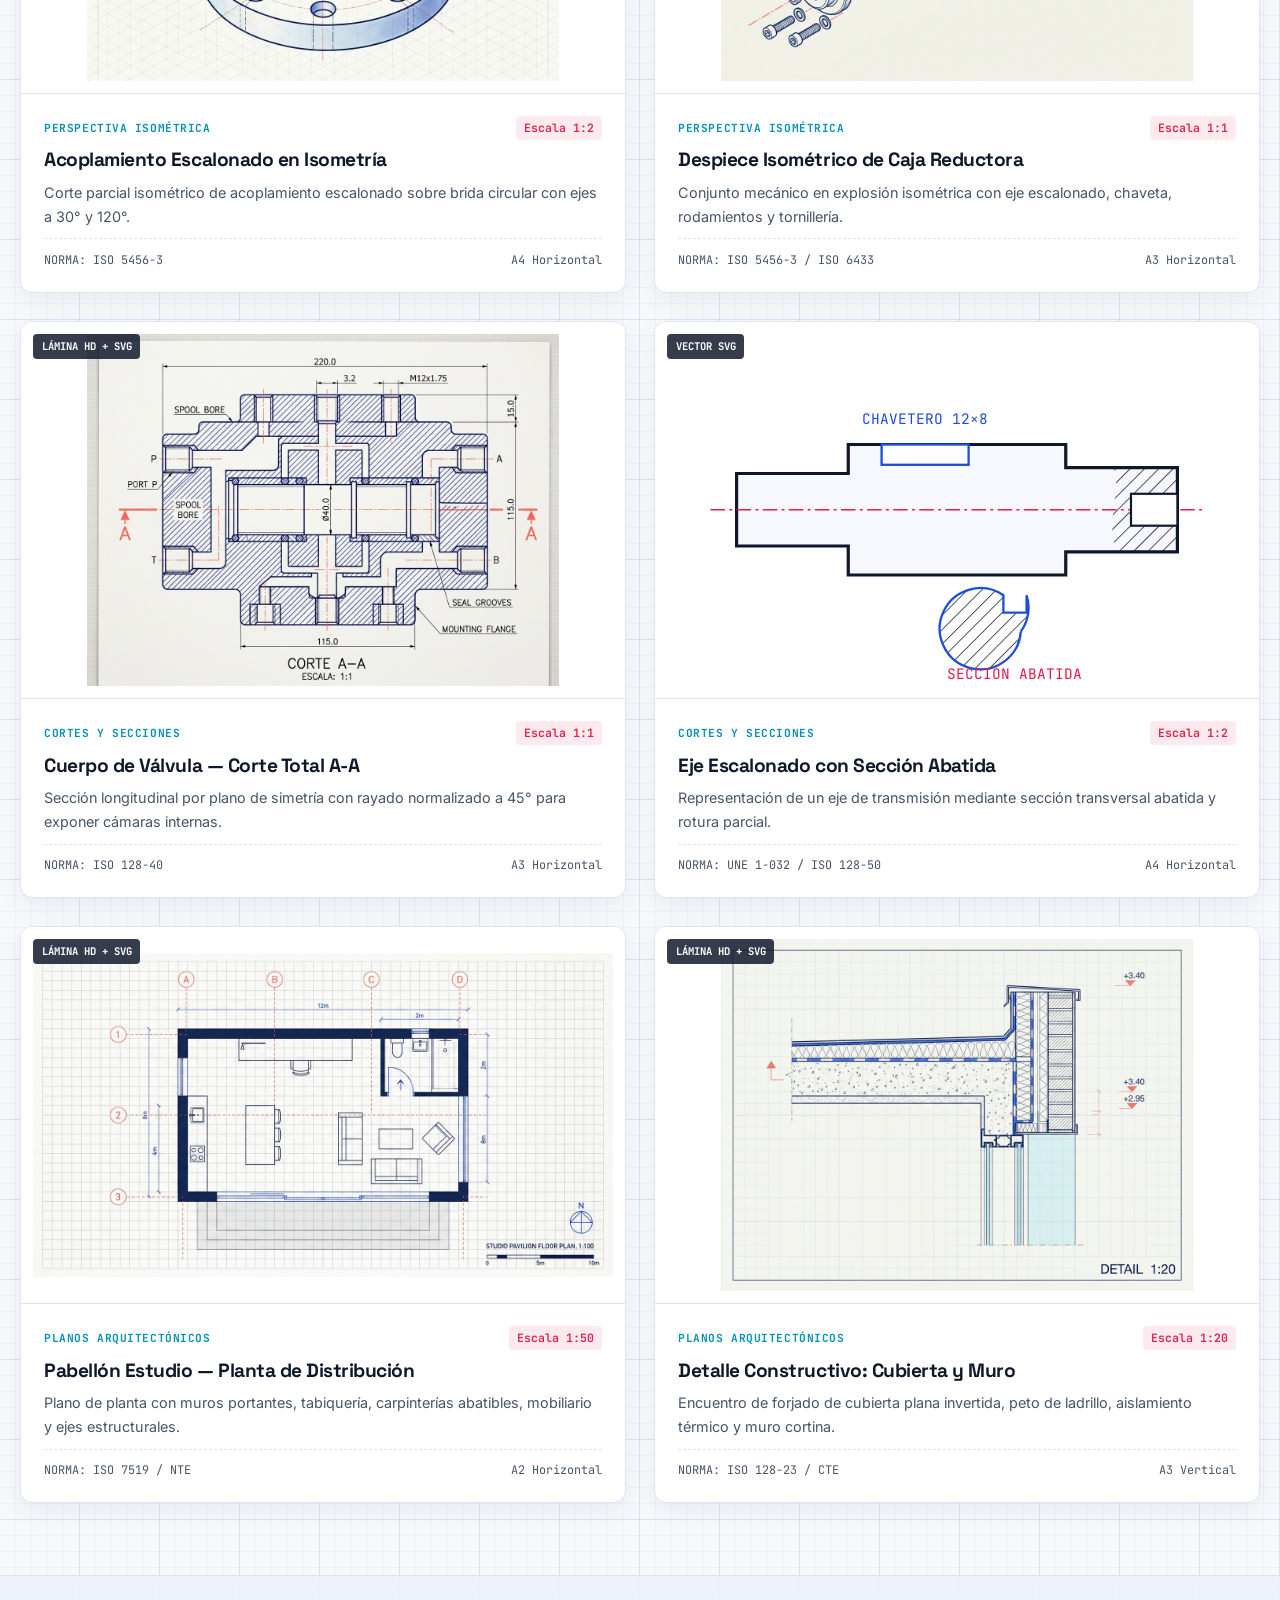
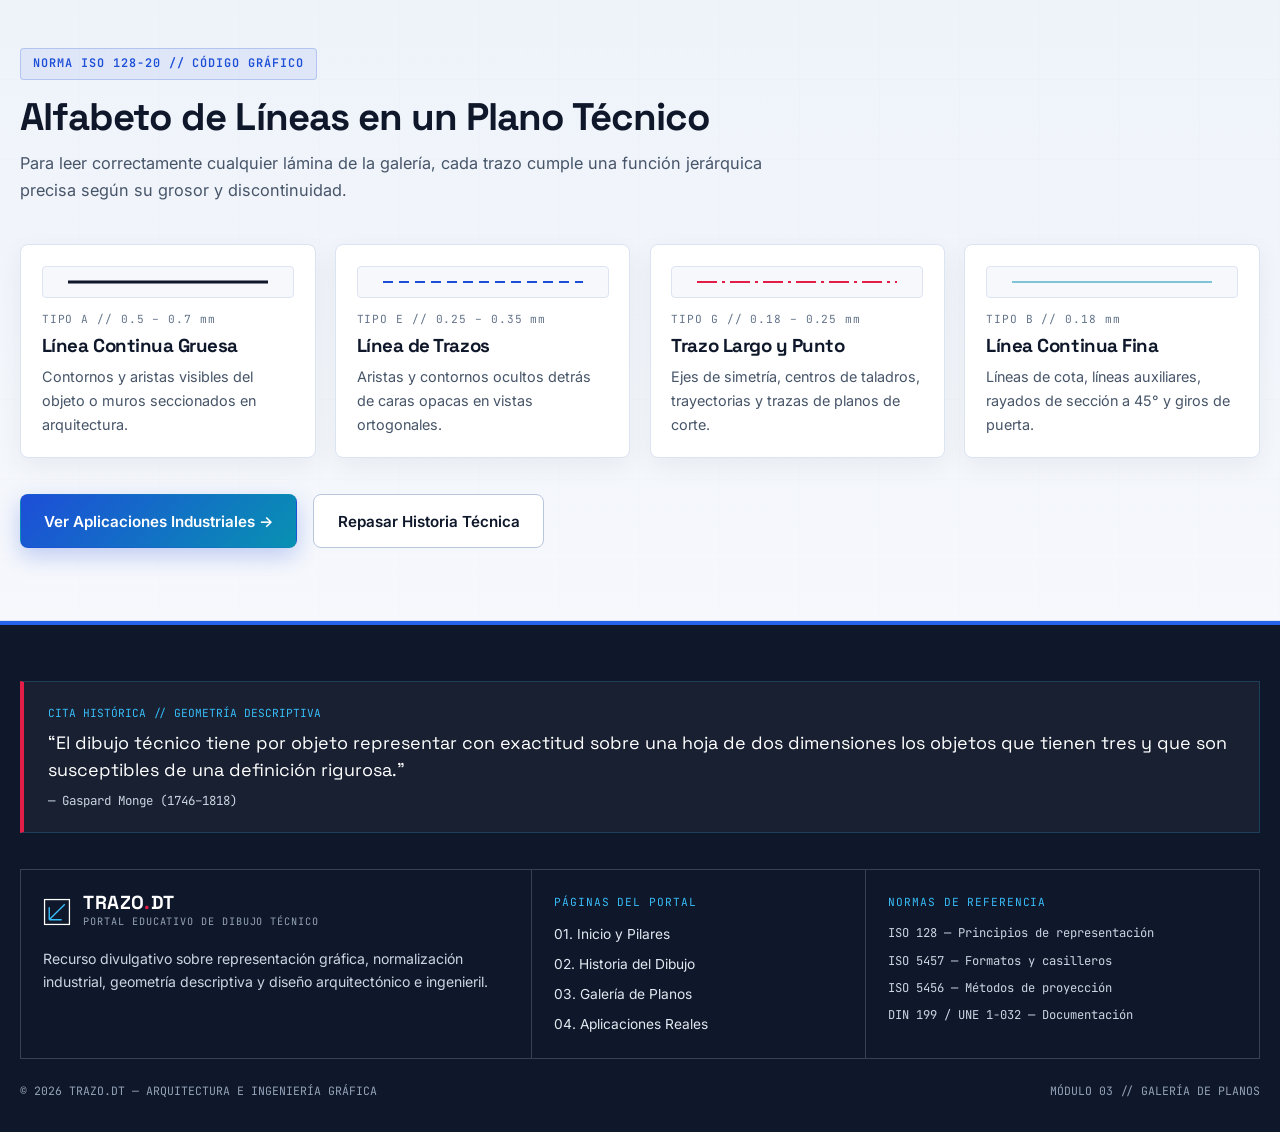
<file: galeria.html>
<!DOCTYPE html>
<html lang="es">
<head>
  <meta charset="UTF-8">
  <meta name="viewport" content="width=device-width, initial-scale=1.0">
  <meta name="description" content="Galería interactiva de planos técnicos: vistas ortogonales, perspectiva isométrica, cortes y secciones, planos arquitectónicos y visor lightbox.">
  <title>Galería de Planos y Técnicas // TRAZO.DT</title>

  <link rel="preconnect" href="https://fonts.googleapis.com">
  <link rel="preconnect" href="https://fonts.gstatic.com" crossorigin>
  <link href="https://fonts.googleapis.com/css2?family=Inter:wght@400;500;600;700&family=JetBrains+Mono:wght@400;500;600;700&family=Space+Grotesk:wght@500;600;700&display=swap" rel="stylesheet">
  <link rel="stylesheet" href="css/estilos-principales.css">
</head>
<body>
  <a class="skip-link" href="#contenido-galeria">Saltar al contenido principal</a>

  <!-- BARRA DE NAVEGACIÓN FIJA -->
  <header class="navbar" id="navbar">
    <div class="container navbar__inner">
      <a href="index.html" class="brand" aria-label="Inicio — Trazo Dibujo Técnico">
        <span class="brand__mark" aria-hidden="true">
          <svg viewBox="0 0 36 36" width="32" height="32" fill="none">
            <rect x="2" y="2" width="32" height="32" stroke="currentColor" stroke-width="1.6"/>
            <path d="M8 28L28 8M8 28H24M8 28V12" stroke="#1D4ED8" stroke-width="2" stroke-linecap="square"/>
            <circle cx="28" cy="8" r="2.4" fill="#E11D48"/>
          </svg>
        </span>
        <span class="brand__text">
          <span class="brand__name">TRAZO<span class="brand__dot">.</span>DT</span>
          <span class="brand__meta font-mono">ISO 128 // PORTAL TÉCNICO</span>
        </span>
      </a>

      <nav class="nav-desktop" aria-label="Navegación principal">
        <ul class="nav-list">
          <li><a href="index.html" class="nav-link"><span class="nav-num font-mono">01</span> Inicio</a></li>
          <li><a href="historia.html" class="nav-link"><span class="nav-num font-mono">02</span> Historia</a></li>
          <li><a href="galeria.html" class="nav-link is-active"><span class="nav-num font-mono">03</span> Galería de Planos</a></li>
          <li><a href="aplicaciones.html" class="nav-link"><span class="nav-num font-mono">04</span> Aplicaciones</a></li>
        </ul>
      </nav>

      <div class="navbar__actions">
        <span class="coord-readout font-mono" id="coordReadout" aria-hidden="true">X: 000 &nbsp;Y: 000</span>
        <button class="hamburger" id="hamburgerBtn" type="button" aria-label="Abrir menú" aria-expanded="false" aria-controls="mobileMenu">
          <span class="hamburger__line"></span>
          <span class="hamburger__line"></span>
          <span class="hamburger__line"></span>
        </button>
      </div>
    </div>

    <div class="mobile-menu" id="mobileMenu" hidden>
      <nav aria-label="Navegación móvil">
        <ul class="mobile-menu__list">
          <li><a href="index.html" class="mobile-link"><span class="font-mono">01 //</span> Inicio</a></li>
          <li><a href="historia.html" class="mobile-link"><span class="font-mono">02 //</span> Historia del Dibujo Técnico</a></li>
          <li><a href="galeria.html" class="mobile-link is-active"><span class="font-mono">03 //</span> Galería de Planos</a></li>
          <li><a href="aplicaciones.html" class="mobile-link"><span class="font-mono">04 //</span> Aplicaciones Industriales</a></li>
        </ul>
      </nav>
    </div>
  </header>

  <main id="contenido-galeria">
    <!-- BANNER DE GALERÍA -->
    <section class="page-banner">
      <div class="container page-banner__grid">
        <div>
          <nav class="breadcrumb font-mono" aria-label="Ruta de navegación">
            <a href="index.html">INICIO</a>
            <span>/</span>
            <span class="breadcrumb__current">03. GALERÍA DE PLANOS Y TÉCNICAS</span>
          </nav>
          <h1 class="page-banner__title">Archivo Técnico de Planos</h1>
          <p class="page-banner__desc">
            Filtra entre láminas de vistas ortogonales, perspectiva isométrica, cortes y secciones, y planos arquitectónicos. Haz clic en cualquier tarjeta para abrir el visor ampliado con su cajetín técnico y modo Blueprint.
          </p>
          <div class="page-banner__stats font-mono">
            <span class="banner-chip">8 LÁMINAS TÉCNICAS</span>
            <span class="banner-chip">IMÁGENES HD + ESQUEMAS SVG</span>
            <span class="banner-chip">MODO CIANOTIPO INTEGRADO</span>
          </div>
        </div>

        <figure class="banner-media banner-media--contain">
          <img src="assets/imagenes/plano-acoplamiento-isometrico.jpg" alt="Acoplamiento mecánico escalonado en proyección isométrica a 30 grados">
          <figcaption class="banner-media__caption font-mono">
            <span>LÁMINA G-03 // PROYECCIÓN ISOMÉTRICA</span>
            <span>ESCALA 1:2 &middot; ISO 5456-3</span>
          </figcaption>
        </figure>
      </div>
    </section>

    <!-- CUADRÍCULA FILTRABLE DE PLANOS -->
    <section class="section">
      <div class="container">
        <div class="gallery-toolbar reveal">
          <div class="filter-group" role="group" aria-label="Filtrar planos por categoría">
            <button type="button" class="filter-btn is-active" data-filter="todos">Todos <span class="filter-count font-mono">8</span></button>
            <button type="button" class="filter-btn" data-filter="ortogonales">Vistas Ortogonales <span class="filter-count font-mono">2</span></button>
            <button type="button" class="filter-btn" data-filter="isometrica">Perspectiva Isométrica <span class="filter-count font-mono">2</span></button>
            <button type="button" class="filter-btn" data-filter="cortes">Cortes y Secciones <span class="filter-count font-mono">2</span></button>
            <button type="button" class="filter-btn" data-filter="arquitectonicos">Planos Arquitectónicos <span class="filter-count font-mono">2</span></button>
          </div>
          <div class="gallery-status font-mono" id="galleryStatus" aria-live="polite">
            MOSTRANDO 8 DE 8 LÁMINAS
          </div>
        </div>

        <div class="gallery-grid" id="galleryGrid"></div>
      </div>
    </section>

    <!-- ALFABETO DE LÍNEAS NORMALIZADO (CON MUESTRAS SVG PRECISAS) -->
    <section class="section section--tinted">
      <div class="container">
        <header class="section-header reveal">
          <div class="section-header__tag font-mono">NORMA ISO 128-20 // CÓDIGO GRÁFICO</div>
          <h2 class="section-header__title">Alfabeto de Líneas en un Plano Técnico</h2>
          <p class="section-header__desc">
            Para leer correctamente cualquier lámina de la galería, cada trazo cumple una función jerárquica precisa según su grosor y discontinuidad.
          </p>
        </header>

        <div class="standards-grid">
          <article class="standard-box reveal">
            <div class="line-sample" aria-hidden="true">
              <svg viewBox="0 0 200 12" width="100%" height="12"><line x1="0" y1="6" x2="200" y2="6" stroke="#0F172A" stroke-width="3.2"/></svg>
            </div>
            <span class="pillar-card__code font-mono">TIPO A // 0.5 – 0.7 mm</span>
            <h3>Línea Continua Gruesa</h3>
            <p class="plan-card__excerpt">Contornos y aristas visibles del objeto o muros seccionados en arquitectura.</p>
          </article>

          <article class="standard-box reveal" data-delay="70">
            <div class="line-sample" aria-hidden="true">
              <svg viewBox="0 0 200 12" width="100%" height="12"><line x1="0" y1="6" x2="200" y2="6" stroke="#1D4ED8" stroke-width="2.2" stroke-dasharray="10 6"/></svg>
            </div>
            <span class="pillar-card__code font-mono">TIPO E // 0.25 – 0.35 mm</span>
            <h3>Línea de Trazos</h3>
            <p class="plan-card__excerpt">Aristas y contornos ocultos detrás de caras opacas en vistas ortogonales.</p>
          </article>

          <article class="standard-box reveal" data-delay="140">
            <div class="line-sample" aria-hidden="true">
              <svg viewBox="0 0 200 12" width="100%" height="12"><line x1="0" y1="6" x2="200" y2="6" stroke="#E11D48" stroke-width="1.8" stroke-dasharray="20 5 3 5"/></svg>
            </div>
            <span class="pillar-card__code font-mono">TIPO G // 0.18 – 0.25 mm</span>
            <h3>Trazo Largo y Punto</h3>
            <p class="plan-card__excerpt">Ejes de simetría, centros de taladros, trayectorias y trazas de planos de corte.</p>
          </article>

          <article class="standard-box reveal" data-delay="210">
            <div class="line-sample" aria-hidden="true">
              <svg viewBox="0 0 200 12" width="100%" height="12"><line x1="0" y1="6" x2="200" y2="6" stroke="#0891B2" stroke-width="1.2"/></svg>
            </div>
            <span class="pillar-card__code font-mono">TIPO B // 0.18 mm</span>
            <h3>Línea Continua Fina</h3>
            <p class="plan-card__excerpt">Líneas de cota, líneas auxiliares, rayados de sección a 45° y giros de puerta.</p>
          </article>
        </div>

        <div class="section-actions">
          <a href="aplicaciones.html" class="btn btn--primary">Ver Aplicaciones Industriales &rarr;</a>
          <a href="historia.html" class="btn btn--secondary">Repasar Historia Técnica</a>
        </div>
      </div>
    </section>
  </main>

  <footer class="footer">
    <div class="container">
      <div class="footer__quote-bar">
        <span class="footer__quote-tag font-mono">CITA HISTÓRICA // GEOMETRÍA DESCRIPTIVA</span>
        <blockquote class="footer__quote">
          “El dibujo técnico tiene por objeto representar con exactitud sobre una hoja de dos dimensiones los objetos que tienen tres y que son susceptibles de una definición rigurosa.”
          <cite>— Gaspard Monge (1746–1818)</cite>
        </blockquote>
      </div>

      <div class="footer__titleblock">
        <div class="tb-cell">
          <div class="brand brand--footer">
            <span class="brand__mark" aria-hidden="true">
              <svg viewBox="0 0 36 36" width="28" height="28" fill="none">
                <rect x="2" y="2" width="32" height="32" stroke="currentColor" stroke-width="1.6"/>
                <path d="M8 28L28 8M8 28H24M8 28V12" stroke="#38BDF8" stroke-width="1.8"/>
              </svg>
            </span>
            <span class="brand__text">
              <span class="brand__name">TRAZO<span class="brand__dot">.</span>DT</span>
              <span class="brand__meta font-mono">PORTAL EDUCATIVO DE DIBUJO TÉCNICO</span>
            </span>
          </div>
          <p class="footer__desc">Recurso divulgativo sobre representación gráfica, normalización industrial, geometría descriptiva y diseño arquitectónico e ingenieril.</p>
        </div>

        <div class="tb-cell">
          <span class="tb-label font-mono">PÁGINAS DEL PORTAL</span>
          <ul class="footer__links">
            <li><a href="index.html">01. Inicio y Pilares</a></li>
            <li><a href="historia.html">02. Historia del Dibujo</a></li>
            <li><a href="galeria.html">03. Galería de Planos</a></li>
            <li><a href="aplicaciones.html">04. Aplicaciones Reales</a></li>
          </ul>
        </div>

        <div class="tb-cell">
          <span class="tb-label font-mono">NORMAS DE REFERENCIA</span>
          <ul class="footer__specs font-mono">
            <li>ISO 128 — Principios de representación</li>
            <li>ISO 5457 — Formatos y casilleros</li>
            <li>ISO 5456 — Métodos de proyección</li>
            <li>DIN 199 / UNE 1-032 — Documentación</li>
          </ul>
        </div>
      </div>

      <div class="footer__bottom font-mono">
        <span>&copy; 2026 TRAZO.DT &mdash; ARQUITECTURA E INGENIERÍA GRÁFICA</span>
        <span>MÓDULO 03 // GALERÍA DE PLANOS</span>
      </div>
    </div>
  </footer>

  <!-- MODAL LIGHTBOX -->
  <div class="modal" id="planModal" role="dialog" aria-modal="true" aria-labelledby="modalTitle" hidden>
    <div class="modal__backdrop" data-close-modal></div>
    <div class="modal__dialog">
      <header class="modal__header">
        <div class="modal__title-wrap">
          <span class="modal__badge font-mono" id="modalCategory">CATEGORÍA</span>
          <h3 class="modal__title" id="modalTitle">Título del plano</h3>
        </div>
        <div class="modal__header-actions">
          <button type="button" class="mini-toggle is-active" id="modalViewImgBtn" hidden>Lámina HD</button>
          <button type="button" class="mini-toggle" id="modalViewSvgBtn" hidden>Esquema SVG</button>
          <button type="button" class="mini-toggle" id="modalBlueprintToggle" aria-pressed="false">Modo Blueprint</button>
          <button type="button" class="modal__close" id="modalCloseBtn" aria-label="Cerrar visor">&times;</button>
        </div>
      </header>

      <div class="modal__body">
        <div class="modal__canvas" id="modalCanvas"></div>

        <aside class="modal__sidebar">
          <div class="cajetin">
            <div class="cajetin__header font-mono">CAJETÍN DE ESPECIFICACIONES</div>
            <dl class="cajetin__grid font-mono">
              <div><dt>ESCALA</dt><dd id="modalScale">1:1</dd></div>
              <div><dt>NORMA</dt><dd id="modalNorm">ISO 128</dd></div>
              <div><dt>PROYECCIÓN</dt><dd id="modalProjection">Sistema Europeo</dd></div>
              <div><dt>FORMATO</dt><dd id="modalFormat">A3</dd></div>
            </dl>
          </div>

          <div class="modal__description">
            <h4>Descripción técnica</h4>
            <p id="modalDesc"></p>
          </div>

          <div class="modal__notes">
            <h4>Detalles clave de lectura</h4>
            <ul id="modalHighlights"></ul>
          </div>

          <div class="modal__nav">
            <button type="button" class="btn btn--secondary btn--sm" id="modalPrevBtn">&larr; Anterior</button>
            <span class="modal__counter font-mono" id="modalCounter">1 / 8</span>
            <button type="button" class="btn btn--secondary btn--sm" id="modalNextBtn">Siguiente &rarr;</button>
          </div>
        </aside>
      </div>
    </div>
  </div>

  <script src="js/aplicacion.js"></script>
</body>
</html>
</file>
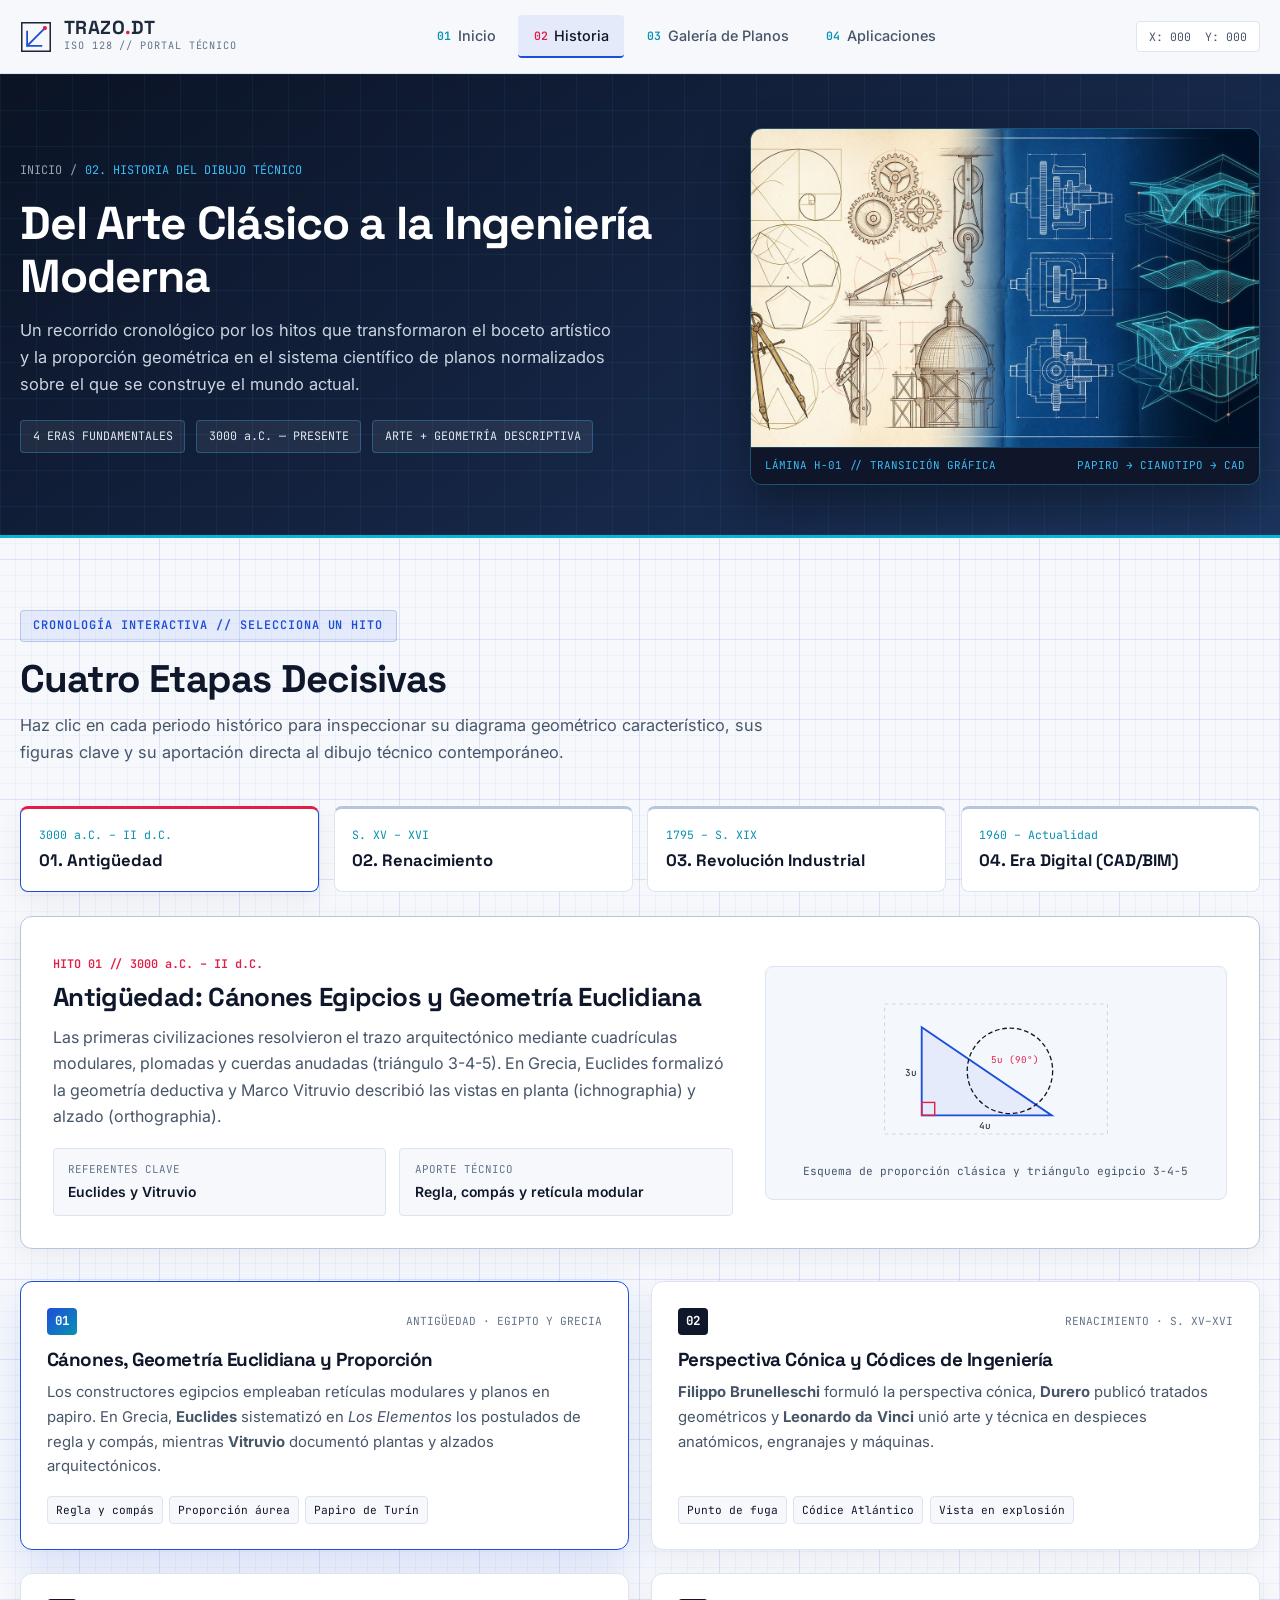
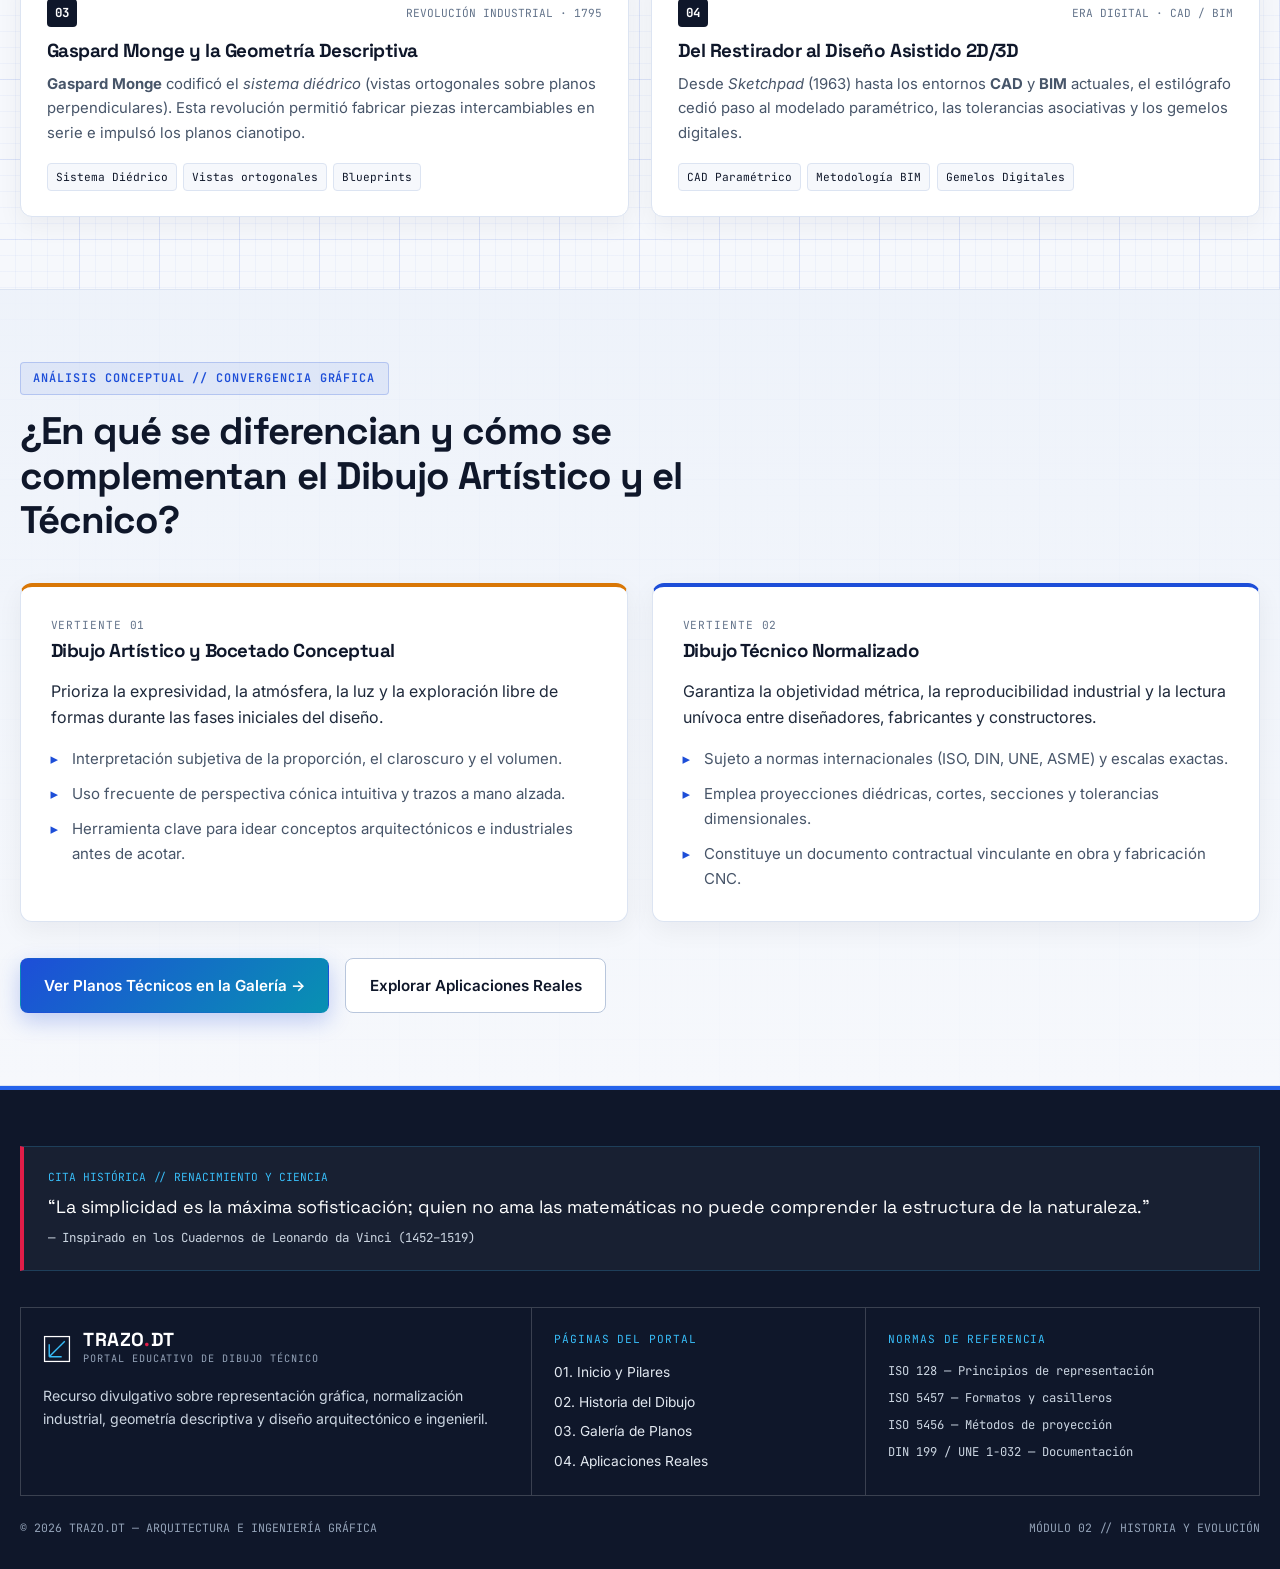
<file: historia.html>
<!DOCTYPE html>
<html lang="es">
<head>
  <meta charset="UTF-8">
  <meta name="viewport" content="width=device-width, initial-scale=1.0">
  <meta name="description" content="Historia del Arte y el Dibujo Técnico: de los cánones de Egipto y Grecia al Renacimiento, la Geometría Descriptiva de Gaspard Monge y la Era CAD/BIM.">
  <title>Historia del Dibujo Técnico // TRAZO.DT</title>

  <link rel="preconnect" href="https://fonts.googleapis.com">
  <link rel="preconnect" href="https://fonts.gstatic.com" crossorigin>
  <link href="https://fonts.googleapis.com/css2?family=Inter:wght@400;500;600;700&family=JetBrains+Mono:wght@400;500;600;700&family=Space+Grotesk:wght@500;600;700&display=swap" rel="stylesheet">
  <link rel="stylesheet" href="css/estilos-principales.css">
</head>
<body>
  <a class="skip-link" href="#contenido-historia">Saltar al contenido principal</a>

  <!-- BARRA DE NAVEGACIÓN FIJA -->
  <header class="navbar" id="navbar">
    <div class="container navbar__inner">
      <a href="index.html" class="brand" aria-label="Inicio — Trazo Dibujo Técnico">
        <span class="brand__mark" aria-hidden="true">
          <svg viewBox="0 0 36 36" width="32" height="32" fill="none">
            <rect x="2" y="2" width="32" height="32" stroke="currentColor" stroke-width="1.6"/>
            <path d="M8 28L28 8M8 28H24M8 28V12" stroke="#1D4ED8" stroke-width="2" stroke-linecap="square"/>
            <circle cx="28" cy="8" r="2.4" fill="#E11D48"/>
          </svg>
        </span>
        <span class="brand__text">
          <span class="brand__name">TRAZO<span class="brand__dot">.</span>DT</span>
          <span class="brand__meta font-mono">ISO 128 // PORTAL TÉCNICO</span>
        </span>
      </a>

      <nav class="nav-desktop" aria-label="Navegación principal">
        <ul class="nav-list">
          <li><a href="index.html" class="nav-link"><span class="nav-num font-mono">01</span> Inicio</a></li>
          <li><a href="historia.html" class="nav-link is-active"><span class="nav-num font-mono">02</span> Historia</a></li>
          <li><a href="galeria.html" class="nav-link"><span class="nav-num font-mono">03</span> Galería de Planos</a></li>
          <li><a href="aplicaciones.html" class="nav-link"><span class="nav-num font-mono">04</span> Aplicaciones</a></li>
        </ul>
      </nav>

      <div class="navbar__actions">
        <span class="coord-readout font-mono" id="coordReadout" aria-hidden="true">X: 000 &nbsp;Y: 000</span>
        <button class="hamburger" id="hamburgerBtn" type="button" aria-label="Abrir menú" aria-expanded="false" aria-controls="mobileMenu">
          <span class="hamburger__line"></span>
          <span class="hamburger__line"></span>
          <span class="hamburger__line"></span>
        </button>
      </div>
    </div>

    <div class="mobile-menu" id="mobileMenu" hidden>
      <nav aria-label="Navegación móvil">
        <ul class="mobile-menu__list">
          <li><a href="index.html" class="mobile-link"><span class="font-mono">01 //</span> Inicio</a></li>
          <li><a href="historia.html" class="mobile-link is-active"><span class="font-mono">02 //</span> Historia del Dibujo Técnico</a></li>
          <li><a href="galeria.html" class="mobile-link"><span class="font-mono">03 //</span> Galería de Planos</a></li>
          <li><a href="aplicaciones.html" class="mobile-link"><span class="font-mono">04 //</span> Aplicaciones Industriales</a></li>
        </ul>
      </nav>
    </div>
  </header>

  <main id="contenido-historia">
    <!-- BANNER DE PÁGINA CON IMAGEN MULTIMEDIA -->
    <section class="page-banner">
      <div class="container page-banner__grid">
        <div>
          <nav class="breadcrumb font-mono" aria-label="Ruta de navegación">
            <a href="index.html">INICIO</a>
            <span>/</span>
            <span class="breadcrumb__current">02. HISTORIA DEL DIBUJO TÉCNICO</span>
          </nav>
          <h1 class="page-banner__title">Del Arte Clásico a la Ingeniería Moderna</h1>
          <p class="page-banner__desc">
            Un recorrido cronológico por los hitos que transformaron el boceto artístico y la proporción geométrica en el sistema científico de planos normalizados sobre el que se construye el mundo actual.
          </p>
          <div class="page-banner__stats font-mono">
            <span class="banner-chip">4 ERAS FUNDAMENTALES</span>
            <span class="banner-chip">3000 a.C. — PRESENTE</span>
            <span class="banner-chip">ARTE + GEOMETRÍA DESCRIPTIVA</span>
          </div>
        </div>

        <figure class="banner-media">
          <img src="assets/imagenes/historia-evolucion-dibujo.jpg" alt="Evolución visual del dibujo técnico desde la antigüedad y el Renacimiento hasta el CAD 3D">
          <figcaption class="banner-media__caption font-mono">
            <span>LÁMINA H-01 // TRANSICIÓN GRÁFICA</span>
            <span>PAPIRO &rarr; CIANOTIPO &rarr; CAD</span>
          </figcaption>
        </figure>
      </div>
    </section>

    <!-- LÍNEA DE TIEMPO INTERACTIVA -->
    <section class="section">
      <div class="container">
        <header class="section-header reveal">
          <div class="section-header__tag font-mono">CRONOLOGÍA INTERACTIVA // SELECCIONA UN HITO</div>
          <h2 class="section-header__title">Cuatro Etapas Decisivas</h2>
          <p class="section-header__desc">
            Haz clic en cada periodo histórico para inspeccionar su diagrama geométrico característico, sus figuras clave y su aportación directa al dibujo técnico contemporáneo.
          </p>
        </header>

        <div class="timeline-wrapper">
          <div class="timeline-track" role="tablist" aria-label="Etapas históricas del dibujo técnico">
            <button type="button" class="timeline-step is-active" role="tab" aria-selected="true" data-era="0">
              <span class="timeline-step__year font-mono">3000 a.C. – II d.C.</span>
              <span class="timeline-step__label">01. Antigüedad</span>
            </button>
            <button type="button" class="timeline-step" role="tab" aria-selected="false" data-era="1">
              <span class="timeline-step__year font-mono">S. XV – XVI</span>
              <span class="timeline-step__label">02. Renacimiento</span>
            </button>
            <button type="button" class="timeline-step" role="tab" aria-selected="false" data-era="2">
              <span class="timeline-step__year font-mono">1795 – S. XIX</span>
              <span class="timeline-step__label">03. Revolución Industrial</span>
            </button>
            <button type="button" class="timeline-step" role="tab" aria-selected="false" data-era="3">
              <span class="timeline-step__year font-mono">1960 – Actualidad</span>
              <span class="timeline-step__label">04. Era Digital (CAD/BIM)</span>
            </button>
          </div>

          <div class="timeline-spotlight reveal" id="timelineSpotlight" role="tabpanel" aria-live="polite"></div>

          <div class="timeline-cards">
            <article class="era-card is-highlighted reveal" data-era-card="0">
              <div class="era-card__head">
                <span class="era-card__num font-mono">01</span>
                <span class="era-card__date font-mono">ANTIGÜEDAD &middot; EGIPTO Y GRECIA</span>
              </div>
              <h3>Cánones, Geometría Euclidiana y Proporción</h3>
              <p>
                Los constructores egipcios empleaban retículas modulares y planos en papiro. En Grecia, <strong>Euclides</strong> sistematizó en <em>Los Elementos</em> los postulados de regla y compás, mientras <strong>Vitruvio</strong> documentó plantas y alzados arquitectónicos.
              </p>
              <div class="era-card__tags font-mono">
                <span>Regla y compás</span>
                <span>Proporción áurea</span>
                <span>Papiro de Turín</span>
              </div>
            </article>

            <article class="era-card reveal" data-delay="70" data-era-card="1">
              <div class="era-card__head">
                <span class="era-card__num font-mono">02</span>
                <span class="era-card__date font-mono">RENACIMIENTO &middot; S. XV–XVI</span>
              </div>
              <h3>Perspectiva Cónica y Códices de Ingeniería</h3>
              <p>
                <strong>Filippo Brunelleschi</strong> formuló la perspectiva cónica, <strong>Durero</strong> publicó tratados geométricos y <strong>Leonardo da Vinci</strong> unió arte y técnica en despieces anatómicos, engranajes y máquinas.
              </p>
              <div class="era-card__tags font-mono">
                <span>Punto de fuga</span>
                <span>Códice Atlántico</span>
                <span>Vista en explosión</span>
              </div>
            </article>

            <article class="era-card reveal" data-delay="140" data-era-card="2">
              <div class="era-card__head">
                <span class="era-card__num font-mono">03</span>
                <span class="era-card__date font-mono">REVOLUCIÓN INDUSTRIAL &middot; 1795</span>
              </div>
              <h3>Gaspard Monge y la Geometría Descriptiva</h3>
              <p>
                <strong>Gaspard Monge</strong> codificó el <em>sistema diédrico</em> (vistas ortogonales sobre planos perpendiculares). Esta revolución permitió fabricar piezas intercambiables en serie e impulsó los planos cianotipo.
              </p>
              <div class="era-card__tags font-mono">
                <span>Sistema Diédrico</span>
                <span>Vistas ortogonales</span>
                <span>Blueprints</span>
              </div>
            </article>

            <article class="era-card reveal" data-delay="210" data-era-card="3">
              <div class="era-card__head">
                <span class="era-card__num font-mono">04</span>
                <span class="era-card__date font-mono">ERA DIGITAL &middot; CAD / BIM</span>
              </div>
              <h3>Del Restirador al Diseño Asistido 2D/3D</h3>
              <p>
                Desde <em>Sketchpad</em> (1963) hasta los entornos <strong>CAD</strong> y <strong>BIM</strong> actuales, el estilógrafo cedió paso al modelado paramétrico, las tolerancias asociativas y los gemelos digitales.
              </p>
              <div class="era-card__tags font-mono">
                <span>CAD Paramétrico</span>
                <span>Metodología BIM</span>
                <span>Gemelos Digitales</span>
              </div>
            </article>
          </div>
        </div>
      </div>
    </section>

    <!-- SEGMENTO COMPARATIVA ARTE VS TÉCNICA -->
    <section class="section section--tinted">
      <div class="container">
        <header class="section-header reveal">
          <div class="section-header__tag font-mono">ANÁLISIS CONCEPTUAL // CONVERGENCIA GRÁFICA</div>
          <h2 class="section-header__title">¿En qué se diferencian y cómo se complementan el Dibujo Artístico y el Técnico?</h2>
        </header>

        <div class="comparison-grid">
          <article class="comparison-card comparison-card--warm reveal">
            <span class="pillar-card__code font-mono">VERTIENTE 01</span>
            <h3>Dibujo Artístico y Bocetado Conceptual</h3>
            <p>Prioriza la expresividad, la atmósfera, la luz y la exploración libre de formas durante las fases iniciales del diseño.</p>
            <ul class="comparison-list">
              <li>Interpretación subjetiva de la proporción, el claroscuro y el volumen.</li>
              <li>Uso frecuente de perspectiva cónica intuitiva y trazos a mano alzada.</li>
              <li>Herramienta clave para idear conceptos arquitectónicos e industriales antes de acotar.</li>
            </ul>
          </article>

          <article class="comparison-card comparison-card--accent reveal" data-delay="90">
            <span class="pillar-card__code font-mono">VERTIENTE 02</span>
            <h3>Dibujo Técnico Normalizado</h3>
            <p>Garantiza la objetividad métrica, la reproducibilidad industrial y la lectura unívoca entre diseñadores, fabricantes y constructores.</p>
            <ul class="comparison-list">
              <li>Sujeto a normas internacionales (ISO, DIN, UNE, ASME) y escalas exactas.</li>
              <li>Emplea proyecciones diédricas, cortes, secciones y tolerancias dimensionales.</li>
              <li>Constituye un documento contractual vinculante en obra y fabricación CNC.</li>
            </ul>
          </article>
        </div>

        <div class="section-actions">
          <a href="galeria.html" class="btn btn--primary">Ver Planos Técnicos en la Galería &rarr;</a>
          <a href="aplicaciones.html" class="btn btn--secondary">Explorar Aplicaciones Reales</a>
        </div>
      </div>
    </section>
  </main>

  <footer class="footer">
    <div class="container">
      <div class="footer__quote-bar">
        <span class="footer__quote-tag font-mono">CITA HISTÓRICA // RENACIMIENTO Y CIENCIA</span>
        <blockquote class="footer__quote">
          “La simplicidad es la máxima sofisticación; quien no ama las matemáticas no puede comprender la estructura de la naturaleza.”
          <cite>— Inspirado en los Cuadernos de Leonardo da Vinci (1452–1519)</cite>
        </blockquote>
      </div>

      <div class="footer__titleblock">
        <div class="tb-cell">
          <div class="brand brand--footer">
            <span class="brand__mark" aria-hidden="true">
              <svg viewBox="0 0 36 36" width="28" height="28" fill="none">
                <rect x="2" y="2" width="32" height="32" stroke="currentColor" stroke-width="1.6"/>
                <path d="M8 28L28 8M8 28H24M8 28V12" stroke="#38BDF8" stroke-width="1.8"/>
              </svg>
            </span>
            <span class="brand__text">
              <span class="brand__name">TRAZO<span class="brand__dot">.</span>DT</span>
              <span class="brand__meta font-mono">PORTAL EDUCATIVO DE DIBUJO TÉCNICO</span>
            </span>
          </div>
          <p class="footer__desc">Recurso divulgativo sobre representación gráfica, normalización industrial, geometría descriptiva y diseño arquitectónico e ingenieril.</p>
        </div>

        <div class="tb-cell">
          <span class="tb-label font-mono">PÁGINAS DEL PORTAL</span>
          <ul class="footer__links">
            <li><a href="index.html">01. Inicio y Pilares</a></li>
            <li><a href="historia.html">02. Historia del Dibujo</a></li>
            <li><a href="galeria.html">03. Galería de Planos</a></li>
            <li><a href="aplicaciones.html">04. Aplicaciones Reales</a></li>
          </ul>
        </div>

        <div class="tb-cell">
          <span class="tb-label font-mono">NORMAS DE REFERENCIA</span>
          <ul class="footer__specs font-mono">
            <li>ISO 128 — Principios de representación</li>
            <li>ISO 5457 — Formatos y casilleros</li>
            <li>ISO 5456 — Métodos de proyección</li>
            <li>DIN 199 / UNE 1-032 — Documentación</li>
          </ul>
        </div>
      </div>

      <div class="footer__bottom font-mono">
        <span>&copy; 2026 TRAZO.DT &mdash; ARQUITECTURA E INGENIERÍA GRÁFICA</span>
        <span>MÓDULO 02 // HISTORIA Y EVOLUCIÓN</span>
      </div>
    </div>
  </footer>

  <script src="js/aplicacion.js"></script>
</body>
</html>
</file>
<file: css/estilos-principales.css>
/* ==========================================================================
   TRAZO.DT — SISTEMA DE DISEÑO ARQUITECTÓNICO Y TÉCNICO
   Paleta: Oxford Navy (#0F172A), Cobalto (#1D4ED8), Cian (#0891B2),
   Coral Carmín (#E11D48), Ámbar Técnico (#D97706) y Papel Milimetrado (#F6F8FC)
   ========================================================================== */

:root {
  --bg-paper: #F6F8FC;
  --bg-surface: #FFFFFF;
  --bg-tinted: #EDF2FA;
  --bg-blueprint-dark: #0F172A;

  --ink-navy: #0F172A;
  --ink-slate: #1E293B;
  --ink-muted: #475569;
  --ink-subtle: #64748B;

  --cobalt: #1D4ED8;
  --cobalt-bright: #2563EB;
  --cobalt-soft: rgba(29, 78, 216, 0.08);
  --cyan: #0891B2;
  --cyan-luminous: #06B6D4;
  --cyan-ice: #38BDF8;
  --cyan-soft: rgba(8, 145, 178, 0.1);
  --coral: #E11D48;
  --coral-soft: rgba(225, 29, 72, 0.09);
  --amber: #D97706;
  --amber-soft: rgba(217, 119, 6, 0.1);

  --grad-accent: linear-gradient(135deg, #1D4ED8 0%, #0891B2 100%);
  --grad-blueprint: linear-gradient(145deg, #0B1324 0%, #152544 58%, #1C355E 100%);

  --grid-minor: rgba(29, 78, 216, 0.038);
  --grid-major: rgba(29, 78, 216, 0.09);
  --border-line: #DCE4F2;
  --border-strong: #B8C6DC;

  --font-display: 'Space Grotesk', system-ui, -apple-system, sans-serif;
  --font-sans: 'Inter', system-ui, -apple-system, sans-serif;
  --font-mono: 'JetBrains Mono', ui-monospace, SFMono-Regular, Menlo, monospace;

  --radius-xs: 4px;
  --radius-sm: 8px;
  --radius-md: 12px;
  --container-max: 1240px;
  --nav-height: 74px;
  --shadow-card: 0 8px 26px rgba(15, 23, 42, 0.055);
  --shadow-hover: 0 18px 42px rgba(29, 78, 216, 0.14);
  --transition: 240ms cubic-bezier(0.22, 1, 0.36, 1);
}

*,
*::before,
*::after {
  box-sizing: border-box;
}

html {
  scroll-behavior: smooth;
  scroll-padding-top: calc(var(--nav-height) + 16px);
}

body {
  margin: 0;
  font-family: var(--font-sans);
  color: var(--ink-slate);
  line-height: 1.65;
  background-color: var(--bg-paper);
  background-image:
    linear-gradient(to right, var(--grid-major) 1px, transparent 1px),
    linear-gradient(to bottom, var(--grid-major) 1px, transparent 1px),
    linear-gradient(to right, var(--grid-minor) 1px, transparent 1px),
    linear-gradient(to bottom, var(--grid-minor) 1px, transparent 1px);
  background-size: 80px 80px, 80px 80px, 16px 16px, 16px 16px;
  background-position: -1px -1px;
  -webkit-font-smoothing: antialiased;
}

img,
svg {
  display: block;
  max-width: 100%;
}

button,
input {
  font: inherit;
}

a {
  color: inherit;
  text-decoration: none;
}

h1, h2, h3, h4 {
  font-family: var(--font-display);
  margin: 0 0 0.55rem;
  line-height: 1.16;
  letter-spacing: -0.025em;
  color: var(--ink-navy);
}

.font-mono { font-family: var(--font-mono); }

.text-gradient {
  background: var(--grad-accent);
  -webkit-background-clip: text;
  background-clip: text;
  color: transparent;
}

.text-coral { color: var(--coral); }

.skip-link {
  position: absolute;
  left: -9999px;
  top: 0;
  background: var(--cobalt);
  color: #fff;
  padding: 0.65rem 1rem;
  z-index: 9999;
}

.skip-link:focus { left: 1rem; top: 1rem; }

.container {
  width: min(100% - 2.25rem, var(--container-max));
  margin-inline: auto;
}

.section {
  padding: 4.5rem 0;
  position: relative;
}

.section--tinted {
  background: linear-gradient(180deg, rgba(237, 242, 250, 0.9) 0%, rgba(246, 248, 252, 0.94) 100%);
  border-top: 1px solid var(--border-line);
  border-bottom: 1px solid var(--border-line);
}

.section--blueprint {
  background: var(--grad-blueprint);
  color: #E2E8F0;
  position: relative;
  overflow: hidden;
}

.section--blueprint::before {
  content: '';
  position: absolute;
  inset: 0;
  background-image:
    linear-gradient(to right, rgba(56, 189, 248, 0.065) 1px, transparent 1px),
    linear-gradient(to bottom, rgba(56, 189, 248, 0.065) 1px, transparent 1px);
  background-size: 32px 32px;
  pointer-events: none;
}

.section--blueprint h2,
.section--blueprint h3,
.section--blueprint h4 {
  color: #FFFFFF;
}

/* Encabezado de sección */
.section-header {
  max-width: 780px;
  margin-bottom: 2.5rem;
}

.section-header__tag {
  display: inline-flex;
  align-items: center;
  gap: 0.5rem;
  font-size: 0.74rem;
  font-weight: 600;
  letter-spacing: 0.08em;
  color: var(--cobalt);
  background: var(--cobalt-soft);
  border: 1px solid rgba(29, 78, 216, 0.22);
  padding: 0.34rem 0.78rem;
  border-radius: var(--radius-xs);
  margin-bottom: 0.9rem;
}

.section--blueprint .section-header__tag {
  color: var(--cyan-ice);
  background: rgba(56, 189, 248, 0.12);
  border-color: rgba(56, 189, 248, 0.32);
}

.section-header__title {
  font-size: clamp(1.85rem, 3vw, 2.55rem);
  margin-bottom: 0.7rem;
}

.section-header__desc {
  margin: 0;
  color: var(--ink-muted);
  font-size: 1.02rem;
}

.section--blueprint .section-header__desc {
  color: #CBD5E1;
}

.section-actions {
  margin-top: 2.25rem;
  display: flex;
  gap: 1rem;
  flex-wrap: wrap;
}

/* Botones */
.btn {
  display: inline-flex;
  align-items: center;
  justify-content: center;
  gap: 0.55rem;
  padding: 0.85rem 1.45rem;
  font-weight: 600;
  font-size: 0.95rem;
  border-radius: var(--radius-sm);
  border: 1.5px solid transparent;
  cursor: pointer;
  transition: transform var(--transition), background var(--transition), border-color var(--transition), box-shadow var(--transition);
}

.btn--primary {
  background: var(--grad-accent);
  color: #FFFFFF;
  box-shadow: 0 8px 22px rgba(29, 78, 216, 0.26);
}

.btn--primary:hover {
  transform: translateY(-2px);
  box-shadow: 0 12px 28px rgba(8, 145, 178, 0.34);
}

.btn--secondary {
  background: var(--bg-surface);
  color: var(--ink-navy);
  border-color: var(--border-strong);
}

.btn--secondary:hover {
  border-color: var(--cobalt);
  color: var(--cobalt);
  transform: translateY(-2px);
}

.btn--sm {
  padding: 0.52rem 0.95rem;
  font-size: 0.85rem;
}

.mini-toggle {
  background: var(--bg-surface);
  border: 1px solid var(--border-line);
  color: var(--ink-muted);
  font-family: var(--font-mono);
  font-size: 0.72rem;
  padding: 0.3rem 0.62rem;
  border-radius: var(--radius-xs);
  cursor: pointer;
  transition: all var(--transition);
}

.mini-toggle:hover:not(:disabled) {
  border-color: var(--cobalt);
  color: var(--cobalt);
}

.mini-toggle.is-active {
  background: var(--grad-accent);
  border-color: transparent;
  color: #FFFFFF;
}

.mini-toggle:disabled {
  opacity: 0.4;
  cursor: not-allowed;
}

/* ==========================================================================
   1. BARRA DE NAVEGACIÓN FIJA
   ========================================================================== */
.navbar {
  position: sticky;
  top: 0;
  z-index: 200;
  height: var(--nav-height);
  background: rgba(246, 248, 252, 0.92);
  backdrop-filter: blur(12px);
  border-bottom: 1px solid var(--border-line);
}

.navbar__inner {
  height: 100%;
  display: flex;
  align-items: center;
  justify-content: space-between;
  gap: 1.5rem;
}

.brand {
  display: inline-flex;
  align-items: center;
  gap: 0.75rem;
}

.brand__mark { display: inline-flex; color: var(--ink-navy); }
.brand__text { display: flex; flex-direction: column; }

.brand__name {
  font-family: var(--font-display);
  font-weight: 700;
  font-size: 1.18rem;
  letter-spacing: 0.02em;
  line-height: 1.1;
}

.brand__dot { color: var(--coral); }

.brand__meta {
  font-size: 0.64rem;
  color: var(--ink-subtle);
  letter-spacing: 0.09em;
}

.nav-list {
  display: flex;
  list-style: none;
  margin: 0;
  padding: 0;
  gap: 0.45rem;
}

.nav-link {
  display: inline-flex;
  align-items: center;
  gap: 0.42rem;
  padding: 0.55rem 0.95rem;
  font-size: 0.9rem;
  font-weight: 500;
  color: var(--ink-muted);
  border-radius: var(--radius-xs);
  border-bottom: 2px solid transparent;
  transition: color var(--transition), background var(--transition), border-color var(--transition);
}

.nav-num {
  font-size: 0.72rem;
  color: var(--cyan);
  font-weight: 600;
}

.nav-link:hover,
.nav-link.is-active {
  color: var(--ink-navy);
  background: var(--cobalt-soft);
  border-bottom-color: var(--cobalt);
}

.nav-link.is-active .nav-num { color: var(--coral); }

.navbar__actions {
  display: flex;
  align-items: center;
  gap: 0.85rem;
}

.coord-readout {
  font-size: 0.72rem;
  color: var(--ink-muted);
  background: var(--bg-surface);
  border: 1px solid var(--border-line);
  padding: 0.34rem 0.68rem;
  border-radius: var(--radius-xs);
  min-width: 124px;
  text-align: center;
}

.hamburger {
  display: none;
  flex-direction: column;
  justify-content: center;
  gap: 5px;
  width: 40px;
  height: 40px;
  background: var(--bg-surface);
  border: 1px solid var(--border-line);
  border-radius: var(--radius-xs);
  cursor: pointer;
  padding: 0 8px;
}

.hamburger__line {
  width: 100%;
  height: 2px;
  background: var(--ink-navy);
  transition: transform 200ms ease, opacity 200ms ease;
}

.hamburger[aria-expanded="true"] .hamburger__line:nth-child(1) { transform: translateY(7px) rotate(45deg); }
.hamburger[aria-expanded="true"] .hamburger__line:nth-child(2) { opacity: 0; }
.hamburger[aria-expanded="true"] .hamburger__line:nth-child(3) { transform: translateY(-7px) rotate(-45deg); }

.mobile-menu {
  background: var(--bg-surface);
  border-bottom: 1px solid var(--border-strong);
  box-shadow: var(--shadow-card);
}

.mobile-menu__list {
  list-style: none;
  margin: 0;
  padding: 0.75rem 1rem 1.15rem;
  display: grid;
  gap: 0.35rem;
}

.mobile-link {
  display: block;
  padding: 0.75rem 0.9rem;
  border-radius: var(--radius-xs);
  font-weight: 500;
  border: 1px solid transparent;
}

.mobile-link.is-active,
.mobile-link:hover {
  background: var(--cobalt-soft);
  border-color: var(--border-line);
  color: var(--cobalt);
}

/* ==========================================================================
   2. ENCABEZADOS DE PÁGINAS INTERIORES
   ========================================================================== */
.page-banner {
  background: var(--grad-blueprint);
  color: #E2E8F0;
  padding: 3.4rem 0 3.1rem;
  position: relative;
  overflow: hidden;
  border-bottom: 3px solid var(--cyan-luminous);
}

.page-banner::before {
  content: '';
  position: absolute;
  inset: 0;
  background-image:
    linear-gradient(to right, rgba(56, 189, 248, 0.065) 1px, transparent 1px),
    linear-gradient(to bottom, rgba(56, 189, 248, 0.065) 1px, transparent 1px);
  background-size: 36px 36px;
  pointer-events: none;
}

.page-banner__grid {
  position: relative;
  z-index: 1;
  display: grid;
  grid-template-columns: 1.15fr 0.85fr;
  gap: 2.5rem;
  align-items: center;
}

.breadcrumb {
  display: flex;
  align-items: center;
  gap: 0.5rem;
  font-size: 0.74rem;
  color: #94A3B8;
  margin-bottom: 1rem;
}

.breadcrumb a:hover { color: var(--cyan-ice); }
.breadcrumb__current { color: var(--cyan-ice); }

.page-banner__title {
  color: #FFFFFF;
  font-size: clamp(2rem, 3.6vw, 2.95rem);
  margin-bottom: 0.85rem;
}

.page-banner__desc {
  color: #CBD5E1;
  font-size: 1.03rem;
  margin: 0 0 1.35rem;
  max-width: 60ch;
}

.page-banner__stats {
  display: flex;
  flex-wrap: wrap;
  gap: 0.7rem;
}

.banner-chip {
  font-size: 0.73rem;
  padding: 0.35rem 0.72rem;
  border-radius: var(--radius-xs);
  background: rgba(255, 255, 255, 0.07);
  border: 1px solid rgba(56, 189, 248, 0.3);
  color: #E2E8F0;
}

.banner-media {
  margin: 0;
  position: relative;
  border-radius: var(--radius-md);
  overflow: hidden;
  border: 1.5px solid rgba(56, 189, 248, 0.38);
  box-shadow: 0 22px 48px rgba(0, 0, 0, 0.36);
  background: #0B1221;
}

.banner-media img {
  width: 100%;
  aspect-ratio: 16 / 10;
  object-fit: cover;
}

.banner-media--contain img {
  object-fit: contain;
  background: #F8FAFC;
  padding: 0.5rem;
}

.banner-media__caption {
  padding: 0.58rem 0.9rem;
  font-size: 0.68rem;
  color: var(--cyan-ice);
  background: rgba(15, 23, 42, 0.94);
  border-top: 1px solid rgba(56, 189, 248, 0.25);
  display: flex;
  justify-content: space-between;
  gap: 0.5rem;
}

/* ==========================================================================
   3. INICIO (HERO, PILARES, BANDA TÉCNICA Y MÓDULOS)
   ========================================================================== */
.hero {
  padding-top: 3.4rem;
  padding-bottom: 4.25rem;
}

.hero__grid {
  display: grid;
  grid-template-columns: 1fr 1.05fr;
  gap: 2.75rem;
  align-items: center;
}

.tech-badge {
  display: inline-flex;
  align-items: center;
  gap: 0.55rem;
  font-size: 0.74rem;
  font-weight: 600;
  color: var(--cobalt);
  background: var(--bg-surface);
  border: 1px solid rgba(29, 78, 216, 0.24);
  padding: 0.4rem 0.82rem;
  border-radius: var(--radius-xs);
  margin-bottom: 1.15rem;
  box-shadow: 0 2px 8px rgba(15, 23, 42, 0.04);
}

.tech-badge__dot {
  width: 8px;
  height: 8px;
  border-radius: 50%;
  background: var(--coral);
}

.hero__title {
  font-size: clamp(2.15rem, 4vw, 3.35rem);
  font-weight: 700;
  margin-bottom: 1.1rem;
}

.hero__subtitle {
  font-size: 1.05rem;
  color: var(--ink-muted);
  margin: 0 0 1.7rem;
  max-width: 58ch;
}

.hero__cta {
  display: flex;
  flex-wrap: wrap;
  gap: 0.85rem;
  margin-bottom: 2.1rem;
}

.hero__specs {
  display: grid;
  grid-template-columns: repeat(3, minmax(0, 1fr));
  margin: 0;
  background: var(--bg-surface);
  border: 1px solid var(--border-line);
  border-radius: var(--radius-sm);
  box-shadow: var(--shadow-card);
}

.spec-item {
  padding: 0.8rem 0.95rem;
  border-right: 1px solid var(--border-line);
}

.spec-item:last-child { border-right: none; }

.spec-item dt {
  font-size: 0.65rem;
  color: var(--ink-subtle);
  letter-spacing: 0.08em;
  margin-bottom: 0.2rem;
}

.spec-item dd {
  margin: 0;
  font-size: 0.82rem;
  font-weight: 600;
  color: var(--ink-navy);
}

/* Tablero del Hero */
.drafting-board {
  background: var(--bg-surface);
  border: 1.5px solid var(--border-strong);
  border-radius: var(--radius-md);
  box-shadow: var(--shadow-hover);
  overflow: hidden;
  position: relative;
}

.drafting-board::before,
.drafting-board::after {
  content: '';
  position: absolute;
  width: 11px;
  height: 11px;
  border-color: var(--coral);
  border-style: solid;
  pointer-events: none;
  z-index: 3;
}

.drafting-board::before { top: 6px; left: 6px; border-width: 2px 0 0 2px; }
.drafting-board::after { bottom: 6px; right: 6px; border-width: 0 2px 2px 0; }

.drafting-board__header,
.drafting-board__footer {
  display: flex;
  align-items: center;
  justify-content: space-between;
  gap: 0.5rem;
  padding: 0.62rem 0.95rem;
  font-size: 0.7rem;
  background: #F1F5FB;
  border-bottom: 1px solid var(--border-line);
  color: var(--ink-muted);
}

.drafting-board__footer {
  border-bottom: none;
  border-top: 1px solid var(--border-line);
}

.drafting-controls {
  display: flex;
  gap: 0.35rem;
  flex-wrap: wrap;
}

.drafting-board__canvas {
  background: #FFFFFF;
  padding: 0.65rem;
}

.hero-artwork-wrap {
  border-radius: var(--radius-xs);
  overflow: hidden;
  background: #F8FAFC;
  aspect-ratio: 4 / 3;
  display: flex;
  align-items: center;
  justify-content: center;
}

.hero-artwork-wrap[hidden] { display: none; }

.hero-artwork-wrap img {
  width: 100%;
  height: 100%;
  object-fit: contain;
}

.hero-svg { width: 100%; height: auto; }
.hero-svg[hidden] { display: none; }

.svg-label, .svg-label-sm, .svg-dim {
  font-family: var(--font-mono);
  font-weight: 700;
}
.svg-label { font-size: 11px; }
.svg-label-sm { font-size: 9.5px; }
.svg-dim { font-size: 10.5px; }

.hero-svg.is-drawing .draw-line {
  stroke-dasharray: 950;
  stroke-dashoffset: 950;
  animation: drawStroke 1.5s cubic-bezier(0.22, 1, 0.36, 1) forwards;
}
.hero-svg.is-drawing .draw-line--d2 { animation-delay: 0.35s; }
.hero-svg.is-drawing .draw-line--d3 { animation-delay: 0.65s; }
.hero-svg.is-drawing .draw-line--d4 { animation-delay: 0.9s; }

@keyframes drawStroke { to { stroke-dashoffset: 0; } }

.is-hidden-layer {
  opacity: 0;
  pointer-events: none;
  transition: opacity 220ms ease;
}

/* 3 Tarjetas Pilares */
.pillars {
  display: grid;
  grid-template-columns: repeat(3, minmax(0, 1fr));
  gap: 1.5rem;
  margin-top: 3.5rem;
}

.pillar-card {
  position: relative;
  background: var(--bg-surface);
  border: 1px solid var(--border-line);
  border-top: 3px solid var(--cobalt);
  border-radius: var(--radius-sm);
  padding: 1.75rem 1.55rem;
  box-shadow: var(--shadow-card);
  transition: transform var(--transition), box-shadow var(--transition);
}

.pillar-card:nth-child(2) { border-top-color: var(--cyan); }
.pillar-card:nth-child(3) { border-top-color: var(--coral); }
.pillar-card:hover { transform: translateY(-4px); box-shadow: var(--shadow-hover); }

.pillar-card__cota {
  position: absolute;
  top: 0.95rem;
  right: 1rem;
  font-size: 0.68rem;
  color: var(--coral);
  background: var(--coral-soft);
  padding: 0.18rem 0.48rem;
  border-radius: var(--radius-xs);
  opacity: 0;
  transform: translateY(-4px);
  transition: opacity var(--transition), transform var(--transition);
}

.pillar-card:hover .pillar-card__cota { opacity: 1; transform: translateY(0); }

.pillar-card__icon {
  width: 48px;
  height: 48px;
  display: inline-flex;
  align-items: center;
  justify-content: center;
  background: var(--cobalt-soft);
  color: var(--cobalt);
  border: 1px solid rgba(29, 78, 216, 0.22);
  border-radius: var(--radius-xs);
  margin-bottom: 1rem;
}

.pillar-card:nth-child(2) .pillar-card__icon {
  background: var(--cyan-soft);
  color: var(--cyan);
  border-color: rgba(8, 145, 178, 0.25);
}

.pillar-card:nth-child(3) .pillar-card__icon {
  background: var(--coral-soft);
  color: var(--coral);
  border-color: rgba(225, 29, 72, 0.25);
}

.pillar-card__code {
  display: block;
  font-size: 0.7rem;
  color: var(--ink-subtle);
  letter-spacing: 0.08em;
  margin-bottom: 0.35rem;
}

.pillar-card h3 { font-size: 1.2rem; }
.pillar-card p { margin: 0; font-size: 0.94rem; color: var(--ink-muted); }

/* Banda métrica intermedia en Inicio */
.metrics-strip {
  display: grid;
  grid-template-columns: repeat(4, minmax(0, 1fr));
  gap: 1rem;
  margin-top: 2.5rem;
}

.metric-box {
  background: var(--bg-surface);
  border: 1px solid var(--border-line);
  border-left: 3px solid var(--cyan);
  border-radius: var(--radius-xs);
  padding: 1rem 1.15rem;
}

.metric-box__val {
  display: block;
  font-family: var(--font-display);
  font-size: 1.45rem;
  font-weight: 700;
  color: var(--ink-navy);
}

.metric-box__label {
  font-size: 0.75rem;
  color: var(--ink-muted);
}

/* Módulos en Inicio */
.module-cards {
  display: grid;
  grid-template-columns: repeat(3, minmax(0, 1fr));
  gap: 1.5rem;
  position: relative;
  z-index: 1;
}

.module-card {
  background: rgba(255, 255, 255, 0.055);
  border: 1px solid rgba(56, 189, 248, 0.25);
  border-radius: var(--radius-md);
  overflow: hidden;
  display: flex;
  flex-direction: column;
  transition: transform var(--transition), border-color var(--transition), background var(--transition);
}

.module-card:hover {
  transform: translateY(-5px);
  border-color: var(--cyan-ice);
  background: rgba(255, 255, 255, 0.09);
}

.module-card__img {
  aspect-ratio: 16 / 10;
  overflow: hidden;
  border-bottom: 1px solid rgba(56, 189, 248, 0.22);
  position: relative;
  background: #0F172A;
}

.module-card__img img {
  width: 100%;
  height: 100%;
  object-fit: cover;
  transition: transform 350ms ease;
}

.module-card:hover .module-card__img img { transform: scale(1.05); }

.module-card__num {
  position: absolute;
  top: 0.75rem;
  left: 0.75rem;
  font-size: 0.7rem;
  font-weight: 700;
  background: rgba(15, 23, 42, 0.88);
  color: var(--cyan-ice);
  border: 1px solid rgba(56, 189, 248, 0.45);
  padding: 0.25rem 0.55rem;
  border-radius: var(--radius-xs);
}

.module-card__body {
  padding: 1.45rem;
  display: flex;
  flex-direction: column;
  flex: 1;
}

.module-card__body h3 { font-size: 1.24rem; margin-bottom: 0.55rem; }
.module-card__body p { margin: 0 0 1.25rem; font-size: 0.92rem; color: #CBD5E1; flex: 1; }

.module-card__link {
  display: inline-flex;
  align-items: center;
  gap: 0.45rem;
  font-family: var(--font-mono);
  font-size: 0.8rem;
  font-weight: 600;
  color: var(--cyan-ice);
}

/* ==========================================================================
   4. HISTORIA DEL ARTE Y DIBUJO TÉCNICO (historia.html)
   ========================================================================== */
.timeline-track {
  display: grid;
  grid-template-columns: repeat(4, minmax(0, 1fr));
  gap: 0.9rem;
  margin-bottom: 1.5rem;
  position: relative;
}

.timeline-step {
  text-align: left;
  background: var(--bg-surface);
  border: 1px solid var(--border-line);
  border-top: 3px solid var(--border-strong);
  padding: 1rem 1.1rem;
  border-radius: var(--radius-sm);
  cursor: pointer;
  transition: all var(--transition);
}

.timeline-step:hover { border-top-color: var(--cobalt); transform: translateY(-2px); }
.timeline-step.is-active {
  border-color: var(--cobalt);
  border-top: 3px solid var(--coral);
  box-shadow: var(--shadow-card);
}

.timeline-step__year {
  display: block;
  font-size: 0.72rem;
  color: var(--cyan);
  margin-bottom: 0.2rem;
}

.timeline-step__label {
  display: block;
  font-family: var(--font-display);
  font-weight: 700;
  font-size: 1.04rem;
  color: var(--ink-navy);
}

.timeline-spotlight {
  background: var(--bg-surface);
  border: 1.5px solid var(--border-strong);
  border-radius: var(--radius-md);
  padding: 2rem;
  margin-bottom: 2rem;
  display: grid;
  grid-template-columns: 1.25fr 0.85fr;
  gap: 2rem;
  align-items: center;
  box-shadow: var(--shadow-card);
}

.spotlight__meta {
  display: inline-block;
  font-size: 0.74rem;
  color: var(--coral);
  font-weight: 600;
  margin-bottom: 0.45rem;
}

.spotlight__title { font-size: 1.62rem; margin-bottom: 0.75rem; }
.spotlight__desc { color: var(--ink-muted); margin: 0 0 1.2rem; }

.spotlight__facts {
  display: grid;
  grid-template-columns: repeat(2, minmax(0, 1fr));
  gap: 0.8rem;
  margin: 0;
}

.spotlight__fact {
  background: var(--bg-paper);
  border: 1px solid var(--border-line);
  padding: 0.7rem 0.9rem;
  border-radius: var(--radius-xs);
}

.spotlight__fact dt { font-size: 0.68rem; color: var(--ink-subtle); margin-bottom: 0.15rem; }
.spotlight__fact dd { margin: 0; font-size: 0.87rem; font-weight: 600; color: var(--ink-navy); }

.spotlight__diagram {
  background: #F4F7FC;
  border: 1px solid var(--border-line);
  border-radius: var(--radius-sm);
  padding: 1.15rem;
  display: flex;
  flex-direction: column;
  align-items: center;
  gap: 0.55rem;
}

.spotlight__caption { font-size: 0.7rem; color: var(--ink-muted); text-align: center; }

/* Distribución 2x2 equilibrada para las 4 tarjetas históricas */
.timeline-cards {
  display: grid;
  grid-template-columns: repeat(2, minmax(0, 1fr));
  gap: 1.4rem;
}

.era-card {
  background: var(--bg-surface);
  border: 1px solid var(--border-line);
  border-radius: var(--radius-md);
  padding: 1.6rem;
  display: flex;
  flex-direction: column;
  cursor: pointer;
  box-shadow: var(--shadow-card);
  transition: transform var(--transition), border-color var(--transition), box-shadow var(--transition);
}

.era-card.is-highlighted { border-color: var(--cobalt); box-shadow: var(--shadow-hover); }
.era-card:hover { transform: translateY(-3px); border-color: var(--cobalt); }

.era-card__head {
  display: flex;
  align-items: center;
  justify-content: space-between;
  gap: 0.5rem;
  margin-bottom: 0.85rem;
}

.era-card__num {
  font-size: 0.78rem;
  font-weight: 700;
  color: #fff;
  background: var(--ink-navy);
  padding: 0.22rem 0.52rem;
  border-radius: var(--radius-xs);
}

.era-card.is-highlighted .era-card__num { background: var(--grad-accent); }
.era-card__date { font-size: 0.7rem; color: var(--ink-subtle); }
.era-card h3 { font-size: 1.18rem; margin-bottom: 0.6rem; }
.era-card p { font-size: 0.93rem; color: var(--ink-muted); margin: 0 0 1.1rem; flex: 1; }

.era-card__tags { display: flex; flex-wrap: wrap; gap: 0.4rem; }
.era-card__tags span {
  font-size: 0.7rem;
  background: var(--bg-paper);
  border: 1px solid var(--border-line);
  padding: 0.22rem 0.5rem;
  border-radius: var(--radius-xs);
  color: var(--ink-navy);
}

.comparison-grid {
  display: grid;
  grid-template-columns: repeat(2, minmax(0, 1fr));
  gap: 1.5rem;
}

.comparison-card {
  background: var(--bg-surface);
  border: 1px solid var(--border-line);
  border-radius: var(--radius-md);
  padding: 1.85rem;
  box-shadow: var(--shadow-card);
}

.comparison-card--accent { border-top: 4px solid var(--cobalt); }
.comparison-card--warm { border-top: 4px solid var(--amber); }

.comparison-list {
  list-style: none;
  padding: 0;
  margin: 1rem 0 0;
  display: grid;
  gap: 0.65rem;
}

.comparison-list li {
  padding-left: 1.35rem;
  position: relative;
  color: var(--ink-muted);
  font-size: 0.94rem;
}

.comparison-list li::before {
  content: '▸';
  position: absolute;
  left: 0;
  color: var(--cobalt);
  font-weight: 700;
}

/* ==========================================================================
   5. GALERÍA DE PLANOS Y TÉCNICAS (galeria.html)
   ========================================================================== */
.gallery-toolbar {
  display: flex;
  flex-wrap: wrap;
  align-items: center;
  justify-content: space-between;
  gap: 1rem;
  margin-bottom: 1.85rem;
  background: var(--bg-surface);
  border: 1px solid var(--border-line);
  border-radius: var(--radius-sm);
  padding: 0.85rem 1rem;
  box-shadow: var(--shadow-card);
}

.filter-group { display: flex; flex-wrap: wrap; gap: 0.5rem; }

.filter-btn {
  display: inline-flex;
  align-items: center;
  gap: 0.45rem;
  background: var(--bg-paper);
  border: 1px solid var(--border-line);
  color: var(--ink-muted);
  padding: 0.52rem 0.95rem;
  border-radius: var(--radius-xs);
  font-size: 0.88rem;
  font-weight: 500;
  cursor: pointer;
  transition: all var(--transition);
}

.filter-btn:hover { border-color: var(--cobalt); color: var(--cobalt); }

.filter-btn.is-active {
  background: var(--grad-accent);
  border-color: transparent;
  color: #FFFFFF;
}

.filter-count {
  font-size: 0.72rem;
  opacity: 0.9;
  padding: 0.08rem 0.38rem;
  border-radius: var(--radius-xs);
  background: rgba(15, 23, 42, 0.08);
}

.filter-btn.is-active .filter-count { background: rgba(255, 255, 255, 0.22); }
.gallery-status { font-size: 0.75rem; color: var(--ink-muted); }

/* Distribución simétrica 2 columnas (4 filas x 2 planos = cero huecos huérfanos) */
.gallery-grid {
  display: grid;
  grid-template-columns: repeat(2, minmax(0, 1fr));
  gap: 1.75rem;
}

.plan-card {
  background: var(--bg-surface);
  border: 1px solid var(--border-line);
  border-radius: var(--radius-md);
  overflow: hidden;
  display: flex;
  flex-direction: column;
  cursor: pointer;
  position: relative;
  box-shadow: var(--shadow-card);
  transition: transform var(--transition), border-color var(--transition), box-shadow var(--transition);
}

.plan-card:hover {
  transform: translateY(-4px);
  border-color: var(--cobalt);
  box-shadow: var(--shadow-hover);
}

.plan-card__preview {
  position: relative;
  background: #FFFFFF;
  border-bottom: 1px solid var(--border-line);
  aspect-ratio: 16 / 10;
  padding: 0.75rem;
  display: flex;
  align-items: center;
  justify-content: center;
  overflow: hidden;
}

.plan-card__preview img {
  width: 100%;
  height: 100%;
  object-fit: contain;
  transition: transform 340ms cubic-bezier(0.22, 1, 0.36, 1);
}

.plan-card:hover .plan-card__preview img { transform: scale(1.03); }

.plan-card__guide {
  position: absolute;
  inset: 8px;
  border: 1px dashed transparent;
  pointer-events: none;
  transition: border-color var(--transition);
}

.plan-card:hover .plan-card__guide { border-color: rgba(225, 29, 72, 0.6); }

.plan-card__badge-type {
  position: absolute;
  top: 0.75rem;
  left: 0.75rem;
  font-size: 0.66rem;
  font-weight: 700;
  background: rgba(15, 23, 42, 0.84);
  color: #FFFFFF;
  padding: 0.24rem 0.54rem;
  border-radius: var(--radius-xs);
}

.plan-card__zoom {
  position: absolute;
  right: 0.75rem;
  bottom: 0.75rem;
  background: var(--ink-navy);
  color: #FFFFFF;
  font-family: var(--font-mono);
  font-size: 0.68rem;
  padding: 0.3rem 0.62rem;
  border-radius: var(--radius-xs);
  opacity: 0;
  transform: translateY(4px);
  transition: opacity var(--transition), transform var(--transition);
}

.plan-card:hover .plan-card__zoom { opacity: 1; transform: translateY(0); }

.plan-card__body {
  padding: 1.35rem 1.45rem;
  display: flex;
  flex-direction: column;
  gap: 0.6rem;
  flex: 1;
}

.plan-card__top {
  display: flex;
  align-items: center;
  justify-content: space-between;
  gap: 0.5rem;
}

.plan-card__cat {
  font-size: 0.7rem;
  font-weight: 700;
  color: var(--cyan);
  text-transform: uppercase;
  letter-spacing: 0.05em;
}

.plan-card__scale {
  font-size: 0.72rem;
  color: var(--coral);
  background: var(--coral-soft);
  padding: 0.16rem 0.5rem;
  border-radius: var(--radius-xs);
  font-weight: 600;
}

.plan-card__title { font-size: 1.2rem; margin: 0; }
.plan-card__excerpt { font-size: 0.9rem; color: var(--ink-muted); margin: 0; flex: 1; }

.plan-card__meta {
  display: flex;
  align-items: center;
  justify-content: space-between;
  padding-top: 0.7rem;
  border-top: 1px dashed var(--border-line);
  font-size: 0.74rem;
  color: var(--ink-muted);
}

/* Alfabeto de Líneas ISO 128-20 */
.standards-grid {
  display: grid;
  grid-template-columns: repeat(4, minmax(0, 1fr));
  gap: 1.2rem;
}

.standard-box {
  background: var(--bg-surface);
  border: 1px solid var(--border-line);
  border-radius: var(--radius-sm);
  padding: 1.3rem;
  box-shadow: var(--shadow-card);
}

.line-sample {
  margin-bottom: 0.8rem;
  background: var(--bg-paper);
  border: 1px solid var(--border-line);
  border-radius: var(--radius-xs);
  padding: 0.55rem 0.75rem;
}

/* ==========================================================================
   6. APLICACIONES INDUSTRIALES (aplicaciones.html)
   ========================================================================== */
.apps-layout {
  display: grid;
  grid-template-columns: 340px 1fr;
  gap: 1.6rem;
  align-items: start;
}

.apps-tabs {
  display: flex;
  flex-direction: column;
  gap: 0.65rem;
  position: sticky;
  top: calc(var(--nav-height) + 20px);
}

.app-tab {
  display: flex;
  align-items: flex-start;
  gap: 0.85rem;
  text-align: left;
  background: var(--bg-surface);
  border: 1px solid var(--border-line);
  border-left: 3px solid transparent;
  padding: 0.95rem 1rem;
  border-radius: var(--radius-sm);
  cursor: pointer;
  transition: all var(--transition);
}

.app-tab:hover { border-color: var(--cobalt); transform: translateX(2px); }

.app-tab.is-active {
  border-color: var(--cobalt);
  border-left: 4px solid var(--coral);
  box-shadow: var(--shadow-card);
}

.app-tab__code {
  font-size: 0.76rem;
  font-weight: 700;
  color: var(--cobalt);
  background: var(--cobalt-soft);
  padding: 0.22rem 0.45rem;
  border-radius: var(--radius-xs);
  margin-top: 0.1rem;
}

.app-tab.is-active .app-tab__code {
  background: var(--grad-accent);
  color: #FFFFFF;
}

.app-tab__info { display: flex; flex-direction: column; }
.app-tab__info strong { font-family: var(--font-display); font-size: 0.98rem; color: var(--ink-navy); }
.app-tab__info small { font-size: 0.8rem; color: var(--ink-muted); }

.app-panel {
  background: var(--bg-surface);
  border: 1.5px solid var(--border-strong);
  border-radius: var(--radius-md);
  padding: 2.15rem;
  box-shadow: var(--shadow-card);
}

.app-panel__grid {
  display: grid;
  grid-template-columns: 1.15fr 0.85fr;
  gap: 2rem;
  align-items: center;
}

.app-panel__tag {
  display: inline-block;
  font-size: 0.72rem;
  color: var(--cyan);
  font-weight: 700;
  margin-bottom: 0.45rem;
}

.app-panel__title { font-size: 1.68rem; margin-bottom: 0.75rem; }
.app-panel__desc { color: var(--ink-muted); margin: 0 0 1.25rem; }

.app-panel__list {
  margin: 0 0 1.45rem;
  padding: 0;
  list-style: none;
  display: grid;
  gap: 0.6rem;
}

.app-panel__list li {
  position: relative;
  padding-left: 1.35rem;
  font-size: 0.94rem;
}

.app-panel__list li::before {
  content: '+';
  position: absolute;
  left: 0;
  top: 0;
  font-family: var(--font-mono);
  font-weight: 700;
  color: var(--coral);
}

.app-panel__tools { display: flex; flex-wrap: wrap; gap: 0.45rem; }
.app-panel__tools span {
  font-family: var(--font-mono);
  font-size: 0.72rem;
  background: var(--bg-paper);
  border: 1px solid var(--border-line);
  padding: 0.28rem 0.58rem;
  border-radius: var(--radius-xs);
}

.app-panel__visual {
  background: #F4F7FC;
  border: 1px solid var(--border-line);
  border-radius: var(--radius-sm);
  padding: 1.1rem;
}

.app-panel__caption {
  margin-top: 0.6rem;
  font-size: 0.7rem;
  color: var(--ink-muted);
  text-align: center;
}

/* Matriz comparativa de sectores */
.sectors-overview {
  display: grid;
  grid-template-columns: repeat(auto-fit, minmax(215px, 1fr));
  gap: 1.15rem;
}

.sector-mini {
  background: var(--bg-surface);
  border: 1px solid var(--border-line);
  border-radius: var(--radius-sm);
  padding: 1.3rem;
  border-bottom: 3px solid var(--cobalt);
  cursor: pointer;
  transition: transform var(--transition), box-shadow var(--transition);
}

.sector-mini:hover { transform: translateY(-3px); box-shadow: var(--shadow-hover); }
.sector-mini:nth-child(2) { border-bottom-color: var(--cyan); }
.sector-mini:nth-child(3) { border-bottom-color: var(--amber); }
.sector-mini:nth-child(4) { border-bottom-color: var(--coral); }
.sector-mini h4 { font-size: 1.02rem; margin-bottom: 0.4rem; }
.sector-mini p { margin: 0; font-size: 0.85rem; color: var(--ink-muted); }

/* ==========================================================================
   7. FOOTER CAJETÍN Y MODAL LIGHTBOX
   ========================================================================== */
.footer {
  background: var(--bg-blueprint-dark);
  color: #E2E8F0;
  padding: 3.5rem 0 2rem;
  border-top: 4px solid var(--cobalt-bright);
}

.footer__quote-bar {
  background: rgba(255, 255, 255, 0.04);
  border: 1px solid rgba(56, 189, 248, 0.2);
  border-left: 4px solid var(--coral);
  padding: 1.35rem 1.5rem;
  margin-bottom: 2.25rem;
}

.footer__quote-tag {
  display: block;
  font-size: 0.7rem;
  color: var(--cyan-ice);
  margin-bottom: 0.45rem;
}

.footer__quote {
  margin: 0;
  font-family: var(--font-display);
  font-size: 1.12rem;
  line-height: 1.5;
  color: #FFFFFF;
}

.footer__quote cite {
  display: block;
  margin-top: 0.55rem;
  font-style: normal;
  font-family: var(--font-mono);
  font-size: 0.78rem;
  color: #CBD5E1;
}

.footer__titleblock {
  display: grid;
  grid-template-columns: 1.3fr 0.85fr 1fr;
  border: 1px solid rgba(255, 255, 255, 0.18);
}

.tb-cell { padding: 1.4rem; border-right: 1px solid rgba(255, 255, 255, 0.18); }
.tb-cell:last-child { border-right: none; }

.brand--footer .brand__mark,
.brand--footer .brand__name { color: #FFFFFF; }
.brand--footer .brand__meta { color: #94A3B8; }
.footer__desc { margin: 0.85rem 0 0; font-size: 0.88rem; color: #CBD5E1; }

.tb-label {
  display: block;
  font-size: 0.7rem;
  color: var(--cyan-ice);
  margin-bottom: 0.75rem;
  letter-spacing: 0.08em;
}

.footer__links,
.footer__specs {
  list-style: none;
  margin: 0;
  padding: 0;
  display: grid;
  gap: 0.45rem;
  font-size: 0.86rem;
}

.footer__links a { color: #E2E8F0; transition: color var(--transition); }
.footer__links a:hover { color: var(--cyan-ice); }
.footer__specs li { font-size: 0.76rem; color: #CBD5E1; }

.footer__bottom {
  display: flex;
  flex-wrap: wrap;
  justify-content: space-between;
  gap: 0.75rem;
  padding-top: 1.35rem;
  font-size: 0.72rem;
  color: #94A3B8;
}

/* Modal Lightbox */
.modal {
  position: fixed;
  inset: 0;
  z-index: 500;
  display: flex;
  align-items: center;
  justify-content: center;
  padding: 1.25rem;
}

.modal[hidden] { display: none; }

.modal__backdrop {
  position: absolute;
  inset: 0;
  background: rgba(15, 23, 42, 0.78);
  backdrop-filter: blur(5px);
}

.modal__dialog {
  position: relative;
  z-index: 1;
  width: min(100%, 1120px);
  max-height: 92vh;
  overflow-y: auto;
  background: var(--bg-surface);
  border: 2px solid var(--ink-navy);
  border-radius: var(--radius-md);
  box-shadow: 0 26px 64px rgba(0, 0, 0, 0.4);
}

.modal__header {
  display: flex;
  align-items: center;
  justify-content: space-between;
  gap: 1rem;
  padding: 1rem 1.35rem;
  border-bottom: 1px solid var(--border-line);
  background: #F4F7FC;
}

.modal__badge { display: inline-block; font-size: 0.68rem; color: var(--cobalt); font-weight: 700; margin-bottom: 0.2rem; }
.modal__title { font-size: 1.25rem; margin: 0; }

.modal__header-actions { display: flex; align-items: center; gap: 0.55rem; flex-wrap: wrap; }

.modal__close {
  width: 36px;
  height: 36px;
  border: 1px solid var(--border-line);
  background: #FFFFFF;
  color: var(--ink-navy);
  font-size: 1.4rem;
  line-height: 1;
  border-radius: var(--radius-xs);
  cursor: pointer;
}

.modal__close:hover { background: var(--coral); border-color: var(--coral); color: #FFFFFF; }

.modal__body { display: grid; grid-template-columns: 1.35fr 0.9fr; }

.modal__canvas {
  background: #FFFFFF;
  padding: 1.35rem;
  display: flex;
  align-items: center;
  justify-content: center;
  border-right: 1px solid var(--border-line);
  min-height: 400px;
  transition: background 240ms ease;
}

.modal__canvas img {
  width: 100%;
  max-height: 450px;
  object-fit: contain;
  border-radius: var(--radius-xs);
}

.modal__canvas.is-blueprint {
  background: #0F172A;
  background-image:
    linear-gradient(to right, rgba(56, 189, 248, 0.09) 1px, transparent 1px),
    linear-gradient(to bottom, rgba(56, 189, 248, 0.09) 1px, transparent 1px);
  background-size: 24px 24px;
}

.modal__canvas.is-blueprint svg,
.modal__canvas.is-blueprint img {
  filter: invert(0.92) hue-rotate(180deg) brightness(1.08);
}

.modal__sidebar { padding: 1.35rem; display: flex; flex-direction: column; gap: 1.15rem; }
.cajetin { border: 1.5px solid var(--ink-navy); }
.cajetin__header { background: var(--ink-navy); color: #FFFFFF; font-size: 0.7rem; padding: 0.42rem 0.75rem; letter-spacing: 0.06em; }

.cajetin__grid { display: grid; grid-template-columns: repeat(2, minmax(0, 1fr)); margin: 0; }
.cajetin__grid div { padding: 0.55rem 0.75rem; border-top: 1px solid var(--border-line); border-right: 1px solid var(--border-line); }
.cajetin__grid div:nth-child(2n) { border-right: none; }
.cajetin__grid dt { font-size: 0.62rem; color: var(--ink-subtle); }
.cajetin__grid dd { margin: 0.15rem 0 0; font-size: 0.78rem; font-weight: 700; }

.modal__description h4, .modal__notes h4 { font-size: 0.92rem; margin-bottom: 0.4rem; }
.modal__description p { margin: 0; font-size: 0.9rem; color: var(--ink-muted); }
.modal__notes ul { margin: 0; padding-left: 1.15rem; font-size: 0.86rem; color: var(--ink-muted); display: grid; gap: 0.35rem; }

.modal__nav {
  margin-top: auto;
  padding-top: 0.85rem;
  border-top: 1px solid var(--border-line);
  display: flex;
  align-items: center;
  justify-content: space-between;
}

.modal__counter { font-size: 0.78rem; color: var(--ink-muted); }

/* Reveal & Responsivo */
.reveal {
  opacity: 0;
  transform: translateY(18px);
  transition: opacity 520ms ease, transform 520ms cubic-bezier(0.22, 1, 0.36, 1);
}
.reveal.is-visible { opacity: 1; transform: translateY(0); }

@media (prefers-reduced-motion: reduce) {
  html { scroll-behavior: auto; }
  .reveal { opacity: 1; transform: none; transition: none; }
  .hero-svg.is-drawing .draw-line { animation: none; stroke-dasharray: none; stroke-dashoffset: 0; }
}

@media (max-width: 1024px) {
  .hero__grid,
  .page-banner__grid,
  .timeline-spotlight,
  .app-panel__grid,
  .modal__body,
  .comparison-grid,
  .timeline-cards,
  .gallery-grid {
    grid-template-columns: 1fr;
  }

  .standards-grid,
  .metrics-strip,
  .module-cards {
    grid-template-columns: repeat(2, minmax(0, 1fr));
  }

  .apps-layout { grid-template-columns: 1fr; }
  .apps-tabs { position: static; display: grid; grid-template-columns: repeat(auto-fit, minmax(210px, 1fr)); }
  .footer__titleblock { grid-template-columns: 1fr; }
  .tb-cell { border-right: none; border-bottom: 1px solid rgba(255, 255, 255, 0.18); }
  .tb-cell:last-child { border-bottom: none; }
  .modal__canvas { border-right: none; border-bottom: 1px solid var(--border-line); }
}

@media (max-width: 768px) {
  .nav-desktop, .coord-readout { display: none; }
  .hamburger { display: flex; }
  .section { padding: 3.4rem 0; }

  .pillars,
  .module-cards,
  .timeline-track,
  .standards-grid,
  .metrics-strip,
  .hero__specs,
  .spotlight__facts {
    grid-template-columns: 1fr;
  }

  .spec-item { border-right: none; border-bottom: 1px solid var(--border-line); }
  .spec-item:last-child { border-bottom: none; }
}
</file>
